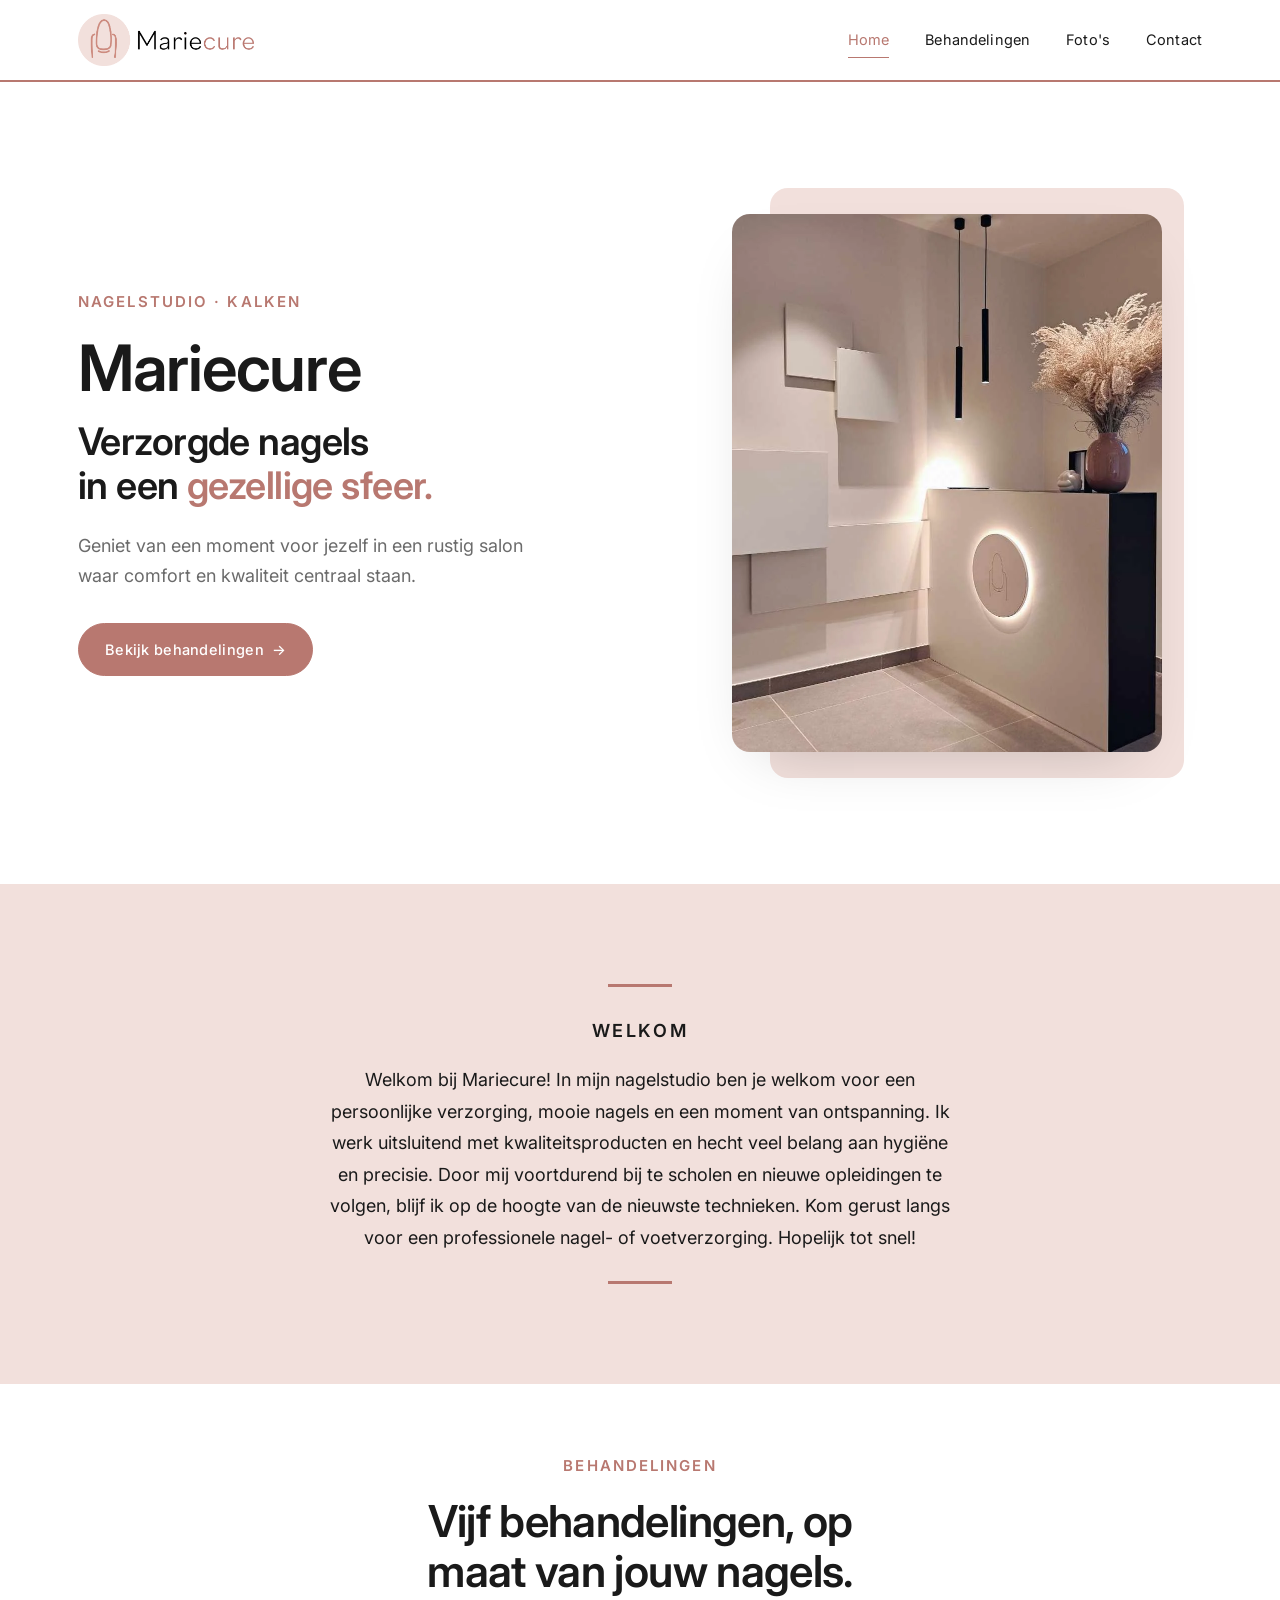
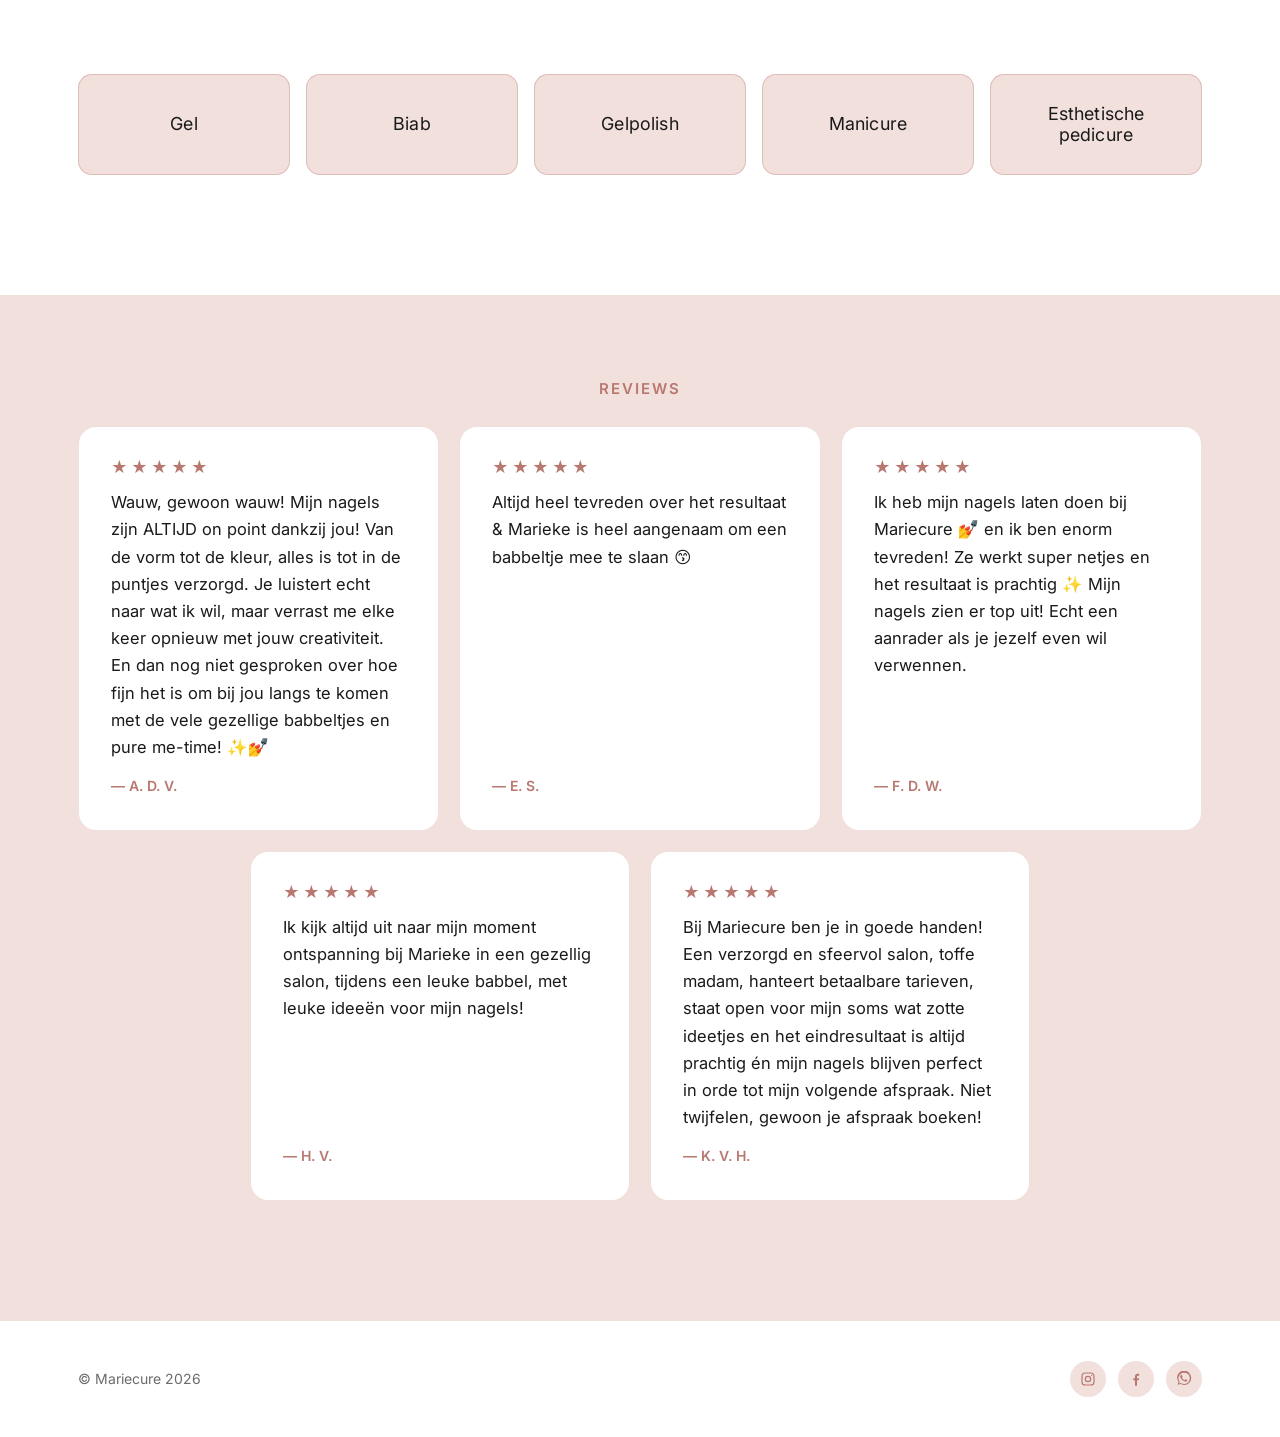
<file: index.html>
<!doctype html>
<html lang="nl-BE">
<head>
  <meta charset="utf-8" />
  <meta name="viewport" content="width=device-width, initial-scale=1" />

  <title>Mariecure · Nagelstudio in Kalken (Laarne) | Gel, Biab & Pedicure</title>
  <meta name="description" content="Mariecure is een kleinschalige nagelstudio in Kalken. Persoonlijke nagelverzorging: gel, biab, gelpolish, manicure en esthetische pedicure. Enkel op afspraak." />
  <meta name="keywords" content="nagelstudio Kalken, nagels Kalken, nagelsalon Laarne, manicure Kalken, pedicure Kalken, gel nagels Kalken, biab Kalken, gelpolish Kalken, nagelstyliste Oost-Vlaanderen, Mariecure" />
  <meta name="author" content="Mariecure" />
  <meta name="robots" content="index, follow, max-image-preview:large" />
  <meta name="theme-color" content="#B87870" />

  <link rel="canonical" href="https://www.mariecure.be/" />

  <meta name="geo.region" content="BE-VOV" />
  <meta name="geo.placename" content="Kalken, Laarne" />
  <meta name="geo.position" content="51.0639;3.9344" />
  <meta name="ICBM" content="51.0639, 3.9344" />

  <meta property="og:type" content="website" />
  <meta property="og:site_name" content="Mariecure" />
  <meta property="og:locale" content="nl_BE" />
  <meta property="og:url" content="https://www.mariecure.be/" />
  <meta property="og:title" content="Mariecure · Nagelstudio in Kalken" />
  <meta property="og:description" content="Persoonlijke nagelverzorging in Kalken: gel, biab, gelpolish, manicure en esthetische pedicure. Enkel op afspraak." />
  <meta property="og:image" content="https://www.mariecure.be/assets/img/hero-nails-zacht.webp" />
  <meta property="og:image:width" content="1200" />
  <meta property="og:image:height" content="2132" />
  <meta property="og:image:alt" content="Verzorgde nagels in zachte oranje tinten met fijne nailart" />

  <meta name="twitter:card" content="summary_large_image" />
  <meta name="twitter:title" content="Mariecure · Nagelstudio in Kalken" />
  <meta name="twitter:description" content="Persoonlijke nagelverzorging in Kalken: gel, biab, gelpolish, manicure en esthetische pedicure." />
  <meta name="twitter:image" content="https://www.mariecure.be/assets/img/hero-nails-zacht.webp" />

  <link rel="preconnect" href="https://fonts.googleapis.com" />
  <link rel="preconnect" href="https://fonts.gstatic.com" crossorigin />
  <link rel="preload" as="image" href="assets/img/hero-salon.webp" fetchpriority="high" />
  <link rel="stylesheet" href="https://fonts.googleapis.com/css2?family=Inter:wght@400;500;600;700&display=swap" />
  <link rel="stylesheet" href="assets/site.css?v=2" />
  <link rel="icon" href="/favicon.ico" sizes="48x48" />
  <link rel="icon" type="image/png" sizes="192x192" href="assets/img/favicon.png" />
  <link rel="apple-touch-icon" href="assets/img/logo.webp" />

  <script type="application/ld+json">
  {
    "@context": "https://schema.org",
    "@type": "NailSalon",
    "@id": "https://www.mariecure.be/#salon",
    "name": "Mariecure",
    "description": "Kleinschalige nagelstudio in Kalken voor persoonlijke nagel- en voetverzorging. Gel, biab, gelpolish, manicure en esthetische pedicure, enkel op afspraak.",
    "url": "https://www.mariecure.be/",
    "image": "https://www.mariecure.be/assets/img/hero-nails-zacht.webp",
    "logo": "https://www.mariecure.be/assets/img/logo.webp",
    "telephone": "+32472558659",
    "priceRange": "€€",
    "currenciesAccepted": "EUR",
    "paymentAccepted": "Cash, Bancontact",
    "address": {
      "@type": "PostalAddress",
      "streetAddress": "Schriekstraat 6",
      "addressLocality": "Kalken",
      "postalCode": "9270",
      "addressRegion": "Oost-Vlaanderen",
      "addressCountry": "BE"
    },
    "geo": {
      "@type": "GeoCoordinates",
      "latitude": 51.0639,
      "longitude": 3.9344
    },
    "areaServed": [
      { "@type": "City", "name": "Kalken" },
      { "@type": "City", "name": "Laarne" },
      { "@type": "City", "name": "Wetteren" },
      { "@type": "City", "name": "Wichelen" }
    ],
    "openingHoursSpecification": [
      {
        "@type": "OpeningHoursSpecification",
        "dayOfWeek": ["Monday", "Tuesday", "Wednesday", "Thursday", "Friday"],
        "opens": "08:00",
        "closes": "20:00"
      },
      {
        "@type": "OpeningHoursSpecification",
        "dayOfWeek": "Saturday",
        "opens": "09:00",
        "closes": "16:00"
      }
    ],
    "availableService": [
      { "@type": "Service", "name": "Gel", "description": "Stevige behandeling voor sterke, duurzame nagels en uitgebreide nailart." },
      { "@type": "Service", "name": "Biab", "description": "Versterking van de natuurlijke nagel zodat ze rustig kan doorgroeien." },
      { "@type": "Service", "name": "Gelpolish", "description": "Langdurige lak op de natuurlijke nagel voor een verzorgde uitstraling met kleur." },
      { "@type": "Service", "name": "Manicure", "description": "Verzorging en onderhoud van de nagels." },
      { "@type": "Service", "name": "Esthetische pedicure", "description": "Verzorgende behandeling van de voeten en nagels." }
    ],
    "sameAs": [
      "https://www.instagram.com/xmariecure/",
      "https://www.facebook.com/Xmariecure/"
    ]
  }
  </script>

  <script type="application/ld+json">
  {
    "@context": "https://schema.org",
    "@type": "WebSite",
    "url": "https://www.mariecure.be/",
    "name": "Mariecure",
    "inLanguage": "nl-BE",
    "publisher": { "@id": "https://www.mariecure.be/#salon" }
  }
  </script>
</head>
<body>

  <header class="topnav" data-od-id="topnav">
    <div class="container topnav-inner">
      <a class="brand" href="/" aria-label="Mariecure home">
        <img src="assets/img/logo-wordmark.png" alt="Mariecure" width="263" height="78" />
      </a>
      <button class="nav-toggle" aria-label="Open menu" aria-expanded="false">
        <svg width="18" height="14" viewBox="0 0 18 14" fill="none" stroke="currentColor" stroke-width="1.5"><path d="M0 1h18M0 7h18M0 13h18"/></svg>
      </button>
      <nav>
        <a href="/" data-route="index.html">Home</a>
        <a href="/behandelingen" data-route="behandelingen.html">Behandelingen</a>
        <a href="/fotos" data-route="fotos.html">Foto's</a>
        <a href="/contact" data-route="contact.html">Contact</a>
      </nav>
    </div>
  </header>

  <main id="content">

    <!-- HERO -->
    <section class="section hero" data-od-id="hero">
      <div class="container">
        <div class="hero-grid">
          <div class="hero-copy reveal">
            <p class="eyebrow">Nagelstudio · Kalken</p>
            <h1 class="hero-title">Mariecure</h1>
            <p class="hero-subtitle">Verzorgde nagels<br/>in een <em>gezellige sfeer.</em></p>
            <p class="lead">Geniet van een moment voor jezelf in een rustig salon waar comfort en kwaliteit centraal staan.</p>
            <div class="hero-cta">
              <a class="btn btn-primary btn-arrow" href="/behandelingen">Bekijk behandelingen</a>
            </div>
          </div>
          <div class="hero-visual reveal">
            <figure class="hero-photo">
              <img src="assets/img/hero-salon.webp" alt="Interieur van nagelstudio Mariecure in Kalken: zacht verlichte balie met pampasgras" width="1078" height="1074" fetchpriority="high" decoding="async" />
            </figure>
          </div>
        </div>
      </div>
    </section>

    <!-- WELKOM -->
    <section class="section intro section-soft" data-od-id="welkom">
      <div class="container-narrow reveal">
        <div class="ornament" aria-hidden="true"></div>
        <p class="eyebrow" style="margin-bottom: 18px;">Welkom</p>
        <p>
          Welkom bij Mariecure! In mijn nagelstudio ben je welkom voor een persoonlijke verzorging,
          mooie nagels en een moment van ontspanning. Ik werk uitsluitend met kwaliteitsproducten
          en hecht veel belang aan hygiëne en precisie. Door mij voortdurend bij te scholen en nieuwe
          opleidingen te volgen, blijf ik op de hoogte van de nieuwste technieken. Kom gerust langs
          voor een professionele nagel- of voetverzorging. Hopelijk tot snel!
        </p>
        <div class="ornament is-bottom" aria-hidden="true"></div>
      </div>
    </section>

    <!-- BEHANDELINGEN TEASER -->
    <section class="section" data-od-id="behandelingen-teaser" style="padding-top: clamp(28px, 4vw, 52px);">
      <div class="container">
        <div class="section-title reveal">
          <p class="eyebrow">Behandelingen</p>
          <h2>Vijf behandelingen, op maat van jouw nagels.</h2>
        </div>
        <div class="treatments-teaser reveal">
          <a class="t-card" href="/behandelingen#gel">Gel</a>
          <a class="t-card" href="/behandelingen#biab">Biab</a>
          <a class="t-card" href="/behandelingen#gelpolish">Gelpolish</a>
          <a class="t-card" href="/behandelingen#manicure">Manicure</a>
          <a class="t-card" href="/behandelingen#pedicure">Esthetische pedicure</a>
        </div>
      </div>
    </section>

    <!-- REVIEWS -->
    <!-- Echte Google-reviews (5,0 sterren), overgenomen van het Google-profiel. -->
    <section class="section section-soft" data-od-id="reviews" style="padding-top: clamp(36px, 5vw, 64px);">
      <div class="container">
        <div class="section-title is-compact reveal">
          <p class="eyebrow">Reviews</p>
        </div>
        <div class="reviews-grid reveal">
          <figure class="review-card">
            <div class="stars" aria-label="5 van 5 sterren">★★★★★</div>
            <blockquote>Wauw, gewoon wauw! Mijn nagels zijn ALTIJD on point dankzij jou! Van de vorm tot de kleur, alles is tot in de puntjes verzorgd. Je luistert echt naar wat ik wil, maar verrast me elke keer opnieuw met jouw creativiteit. En dan nog niet gesproken over hoe fijn het is om bij jou langs te komen met de vele gezellige babbeltjes en pure me-time! ✨💅</blockquote>
            <figcaption>— A. D. V.</figcaption>
          </figure>
          <figure class="review-card">
            <div class="stars" aria-label="5 van 5 sterren">★★★★★</div>
            <blockquote>Altijd heel tevreden over het resultaat &amp; Marieke is heel aangenaam om een babbeltje mee te slaan 😙</blockquote>
            <figcaption>— E. S.</figcaption>
          </figure>
          <figure class="review-card">
            <div class="stars" aria-label="5 van 5 sterren">★★★★★</div>
            <blockquote>Ik heb mijn nagels laten doen bij Mariecure 💅 en ik ben enorm tevreden! Ze werkt super netjes en het resultaat is prachtig ✨ Mijn nagels zien er top uit! Echt een aanrader als je jezelf even wil verwennen.</blockquote>
            <figcaption>— F. D. W.</figcaption>
          </figure>
          <figure class="review-card">
            <div class="stars" aria-label="5 van 5 sterren">★★★★★</div>
            <blockquote>Ik kijk altijd uit naar mijn moment ontspanning bij Marieke in een gezellig salon, tijdens een leuke babbel, met leuke ideeën voor mijn nagels!</blockquote>
            <figcaption>— H. V.</figcaption>
          </figure>
          <figure class="review-card">
            <div class="stars" aria-label="5 van 5 sterren">★★★★★</div>
            <blockquote>Bij Mariecure ben je in goede handen! Een verzorgd en sfeervol salon, toffe madam, hanteert betaalbare tarieven, staat open voor mijn soms wat zotte ideetjes en het eindresultaat is altijd prachtig én mijn nagels blijven perfect in orde tot mijn volgende afspraak. Niet twijfelen, gewoon je afspraak boeken!</blockquote>
            <figcaption>— K. V. H.</figcaption>
          </figure>
        </div>
      </div>
    </section>

  </main>

  <footer class="pagefoot" data-od-id="footer">
    <div class="container pagefoot-inner">
      <span class="copy">© Mariecure <span data-year></span></span>
      <div class="socials">
        <a href="https://www.instagram.com/xmariecure/" aria-label="Instagram" title="Instagram">
          <svg width="16" height="16" viewBox="0 0 24 24" fill="none" stroke="currentColor" stroke-width="1.8" stroke-linecap="round" stroke-linejoin="round"><rect x="3" y="3" width="18" height="18" rx="5"/><circle cx="12" cy="12" r="4"/><circle cx="17.5" cy="6.5" r="1" fill="currentColor" stroke="none"/></svg>
        </a>
        <a href="https://www.facebook.com/Xmariecure/" aria-label="Facebook" title="Facebook">
          <svg width="16" height="16" viewBox="0 0 24 24" fill="currentColor"><path d="M13.5 22v-8h2.7l.4-3.2h-3.1V8.7c0-.9.3-1.6 1.6-1.6h1.6V4.2c-.3 0-1.2-.1-2.3-.1-2.3 0-3.9 1.4-3.9 4v2.7H8v3.2h2.5V22h3z"/></svg>
        </a>
        <a href="https://wa.me/32472558659" aria-label="WhatsApp" title="WhatsApp">
          <svg width="16" height="16" viewBox="0 0 24 24" fill="currentColor"><path d="M20.5 3.5A10.4 10.4 0 0 0 3.7 16l-1.2 4.6 4.7-1.2a10.4 10.4 0 0 0 15.6-9.1c0-2.8-1.1-5.4-3.3-6.8zm-8.4 16a8.5 8.5 0 0 1-4.3-1.2l-.3-.2-2.8.7.7-2.7-.2-.3a8.5 8.5 0 1 1 6.9 3.7zm4.6-6.3c-.3-.1-1.5-.7-1.8-.8-.2-.1-.4-.1-.6.1-.2.3-.7.8-.8 1-.1.2-.3.2-.6.1-.3-.1-1.2-.4-2.3-1.4-.9-.8-1.4-1.7-1.6-2-.2-.3 0-.5.1-.6l.4-.5c.1-.1.2-.3.3-.4 0-.2 0-.4 0-.5 0-.1-.6-1.5-.9-2-.2-.5-.4-.4-.6-.4h-.5c-.2 0-.5.1-.7.4-.2.3-.9.9-.9 2.2 0 1.3 1 2.6 1.1 2.7.1.2 1.9 2.9 4.6 4 .6.3 1.1.5 1.5.6.6.2 1.2.2 1.6.1.5-.1 1.5-.6 1.7-1.2.2-.6.2-1.1.1-1.2-.1-.1-.2-.1-.5-.3z"/></svg>
        </a>
      </div>
    </div>
  </footer>

  <button class="to-top" type="button" aria-label="Terug naar boven">
    <svg width="18" height="18" viewBox="0 0 24 24" fill="none" stroke="currentColor" stroke-width="2" stroke-linecap="round" stroke-linejoin="round" aria-hidden="true"><path d="M12 19V5M5 12l7-7 7 7"/></svg>
  </button>

  <script src="assets/site.js?v=2" defer></script>
</body>
</html>
</file>
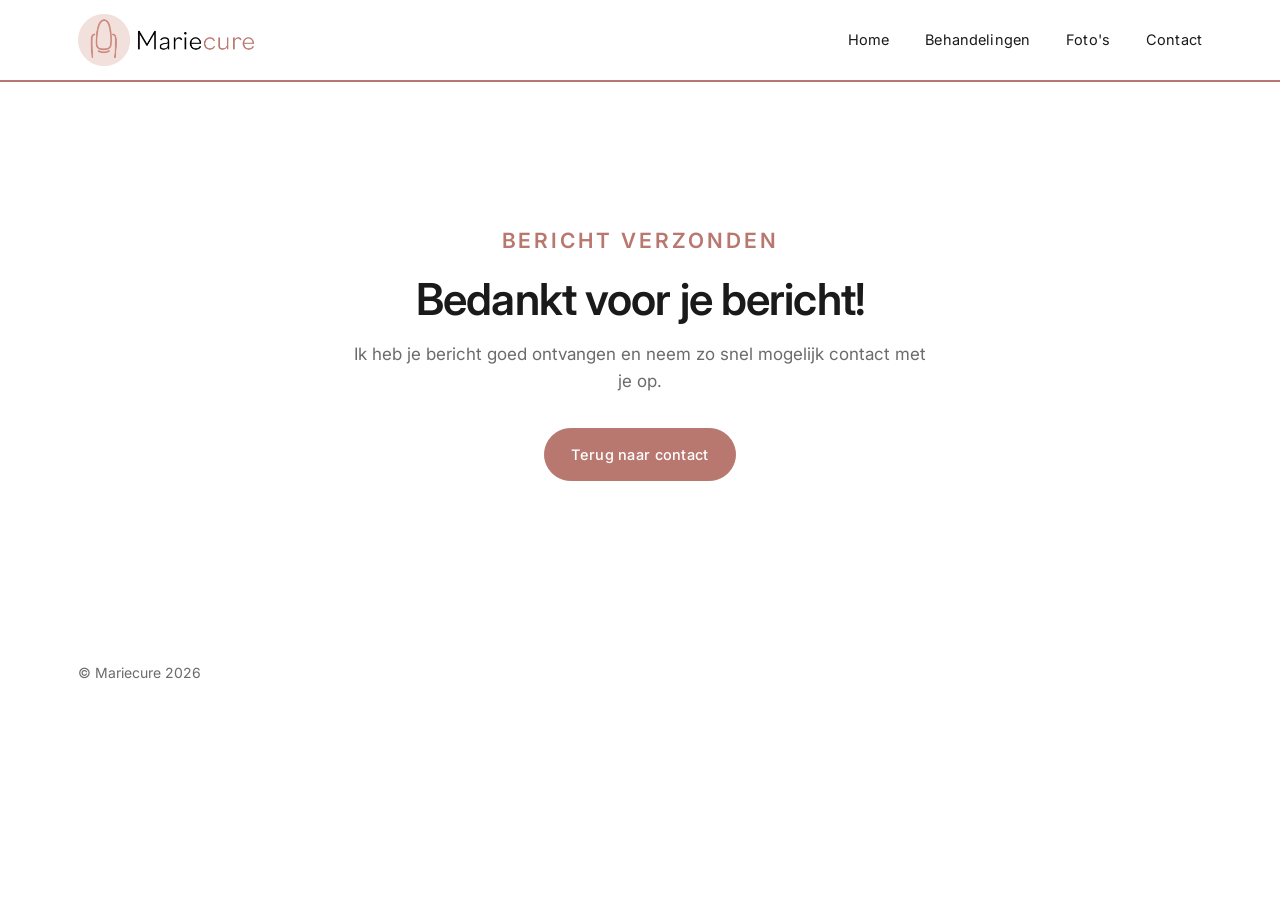
<file: bedankt.html>
<!doctype html>
<html lang="nl-BE">
<head>
  <meta charset="utf-8" />
  <meta name="viewport" content="width=device-width, initial-scale=1" />

  <title>Bedankt voor je bericht | Mariecure</title>
  <meta name="description" content="Je bericht aan Mariecure is verzonden." />
  <meta name="author" content="Mariecure" />
  <!-- Bevestigingspagina na het contactformulier: niet in zoekresultaten. -->
  <meta name="robots" content="noindex, follow" />
  <meta name="theme-color" content="#B87870" />

  <link rel="preconnect" href="https://fonts.googleapis.com" />
  <link rel="preconnect" href="https://fonts.gstatic.com" crossorigin />
  <link rel="stylesheet" href="https://fonts.googleapis.com/css2?family=Inter:wght@400;500;600;700&display=swap" />
  <link rel="stylesheet" href="assets/site.css?v=2" />
  <link rel="icon" href="/favicon.ico" sizes="48x48" />
  <link rel="icon" type="image/png" sizes="192x192" href="assets/img/favicon.png" />
  <link rel="apple-touch-icon" href="assets/img/logo.webp" />
</head>
<body>

  <header class="topnav" data-od-id="topnav">
    <div class="container topnav-inner">
      <a class="brand" href="/" aria-label="Mariecure home">
        <img src="assets/img/logo-wordmark.png" alt="Mariecure" width="263" height="78" />
      </a>
      <button class="nav-toggle" aria-label="Open menu" aria-expanded="false">
        <svg width="18" height="14" viewBox="0 0 18 14" fill="none" stroke="currentColor" stroke-width="1.5"><path d="M0 1h18M0 7h18M0 13h18"/></svg>
      </button>
      <nav>
        <a href="/" data-route="index.html">Home</a>
        <a href="/behandelingen" data-route="behandelingen.html">Behandelingen</a>
        <a href="/fotos" data-route="fotos.html">Foto's</a>
        <a href="/contact" data-route="contact.html">Contact</a>
      </nav>
    </div>
  </header>

  <main id="content">

    <section class="section" data-od-id="thanks" style="min-height: 60vh; display: grid; align-content: center;">
      <div class="container">
        <div class="section-title reveal" style="margin-bottom: 0;">
          <p class="eyebrow is-lg">Bericht verzonden</p>
          <h1>Bedankt voor je bericht!</h1>
          <p>Ik heb je bericht goed ontvangen en neem zo snel mogelijk contact met je op.</p>
          <p style="margin-top: 32px;">
            <a class="btn btn-primary" href="/contact">Terug naar contact</a>
          </p>
        </div>
      </div>
    </section>

  </main>

  <footer class="pagefoot" data-od-id="footer">
    <div class="container pagefoot-inner">
      <span class="copy">© Mariecure <span data-year></span></span>
    </div>
  </footer>

  <script src="assets/site.js?v=2" defer></script>
</body>
</html>
</file>
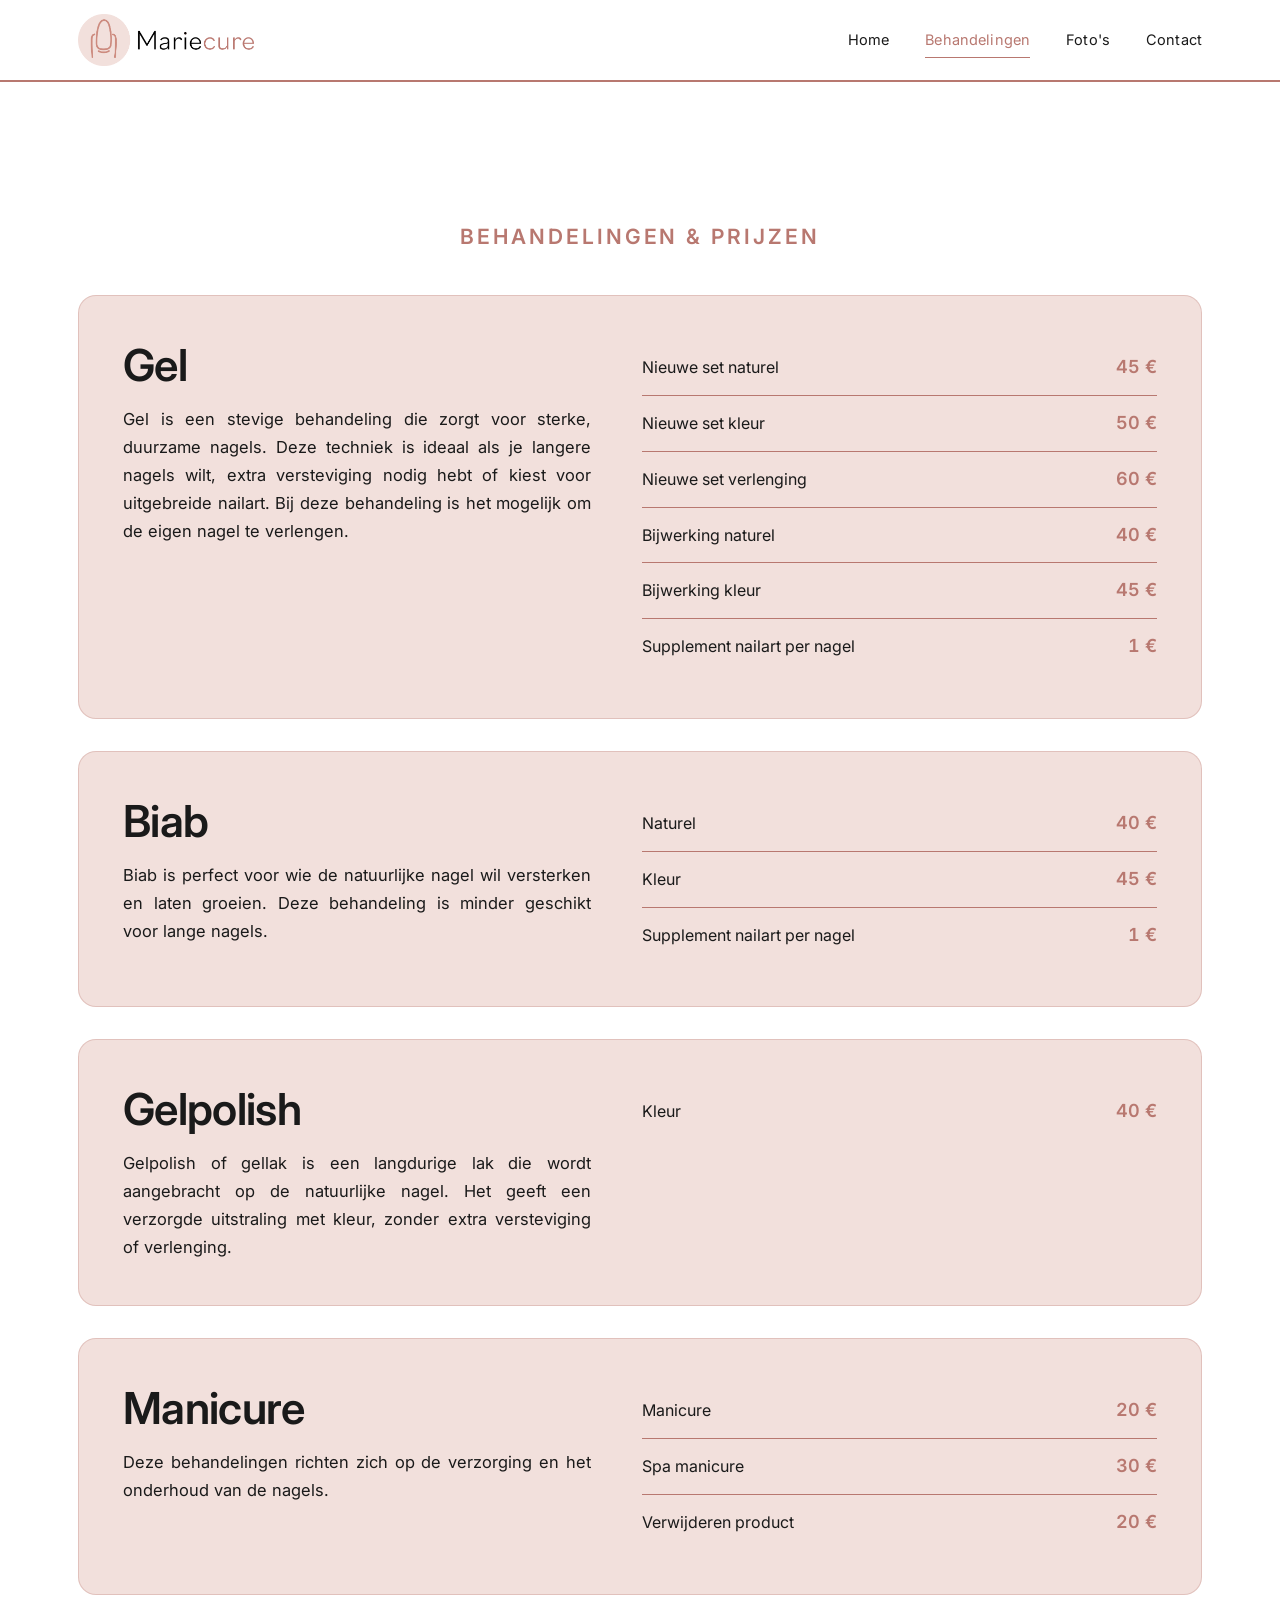
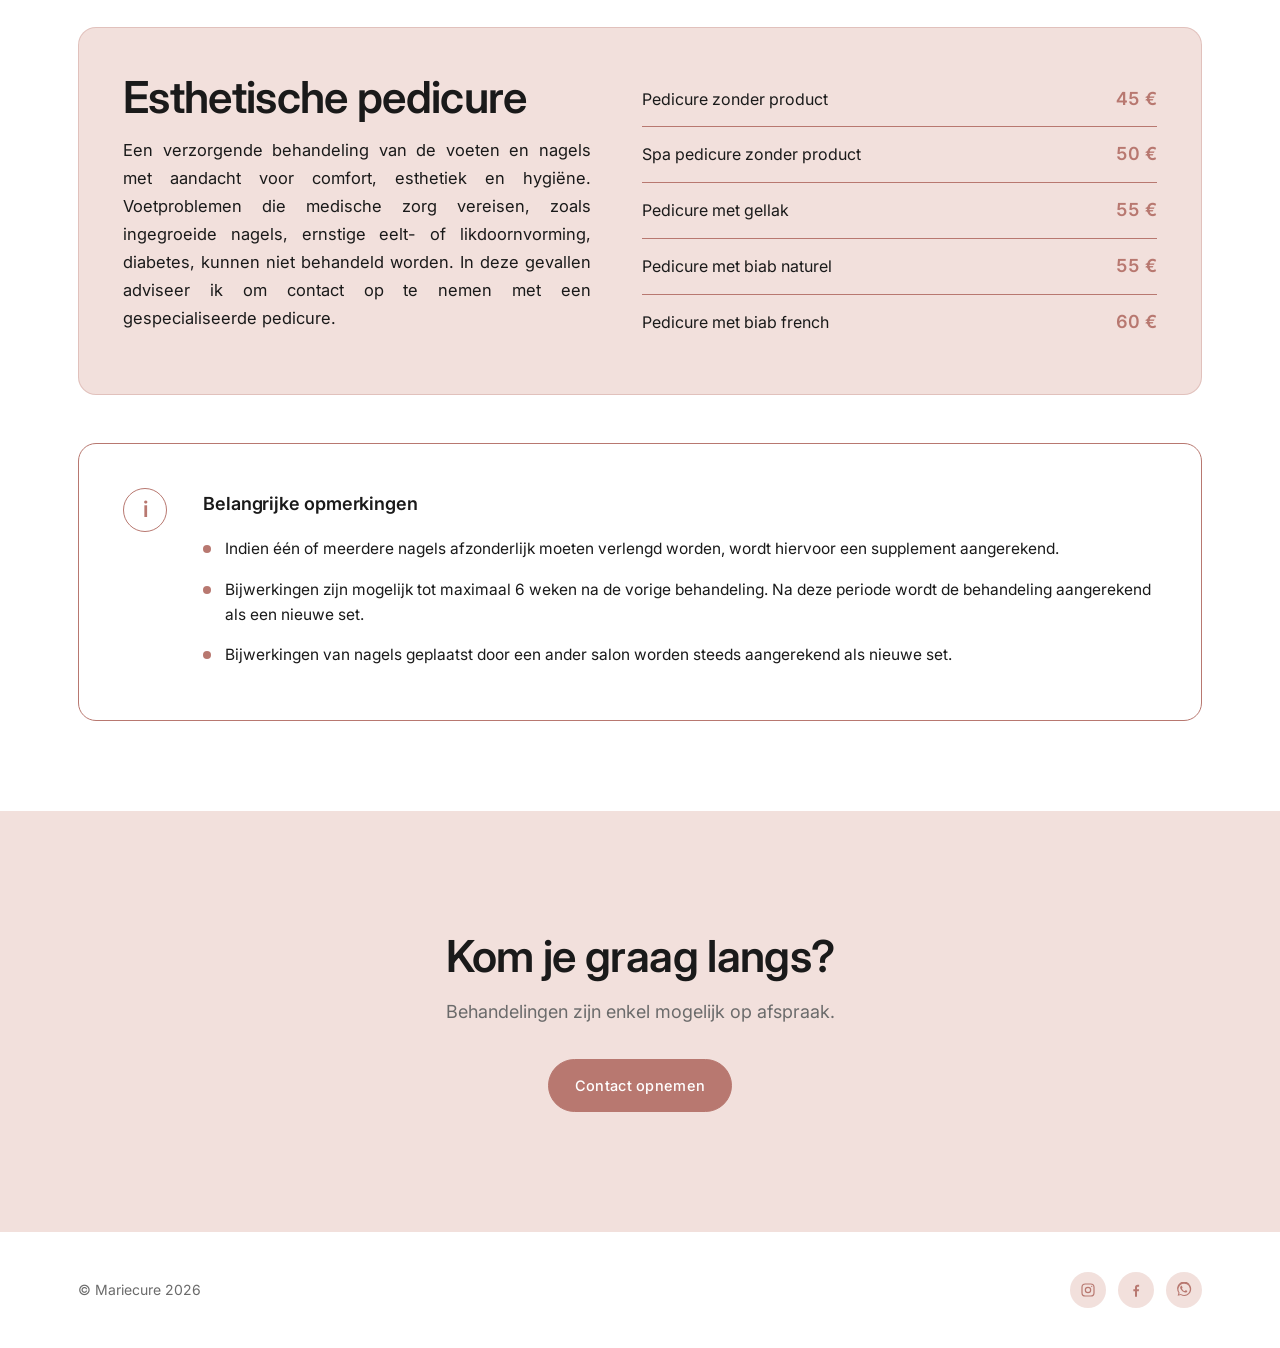
<file: behandelingen.html>
<!doctype html>
<html lang="nl-BE">
<head>
  <meta charset="utf-8" />
  <meta name="viewport" content="width=device-width, initial-scale=1" />

  <title>Behandelingen & prijzen | Mariecure Nagelstudio Kalken</title>
  <meta name="description" content="Behandelingen en prijzen bij Mariecure in Kalken: gel vanaf 40 €, biab vanaf 40 €, gelpolish 40 €, manicure vanaf 20 € en esthetische pedicure vanaf 45 €." />
  <meta name="keywords" content="gel nagels prijs Kalken, biab Kalken prijs, gelpolish Kalken, manicure prijs Kalken, esthetische pedicure Kalken, nagelstudio prijzen Laarne, Mariecure behandelingen" />
  <meta name="author" content="Mariecure" />
  <meta name="robots" content="index, follow, max-image-preview:large" />
  <meta name="theme-color" content="#B87870" />

  <link rel="canonical" href="https://www.mariecure.be/behandelingen" />

  <meta name="geo.region" content="BE-VOV" />
  <meta name="geo.placename" content="Kalken, Laarne" />
  <meta name="geo.position" content="51.0639;3.9344" />
  <meta name="ICBM" content="51.0639, 3.9344" />

  <meta property="og:type" content="website" />
  <meta property="og:site_name" content="Mariecure" />
  <meta property="og:locale" content="nl_BE" />
  <meta property="og:url" content="https://www.mariecure.be/behandelingen" />
  <meta property="og:title" content="Behandelingen & prijzen · Mariecure Kalken" />
  <meta property="og:description" content="Gel, biab, gelpolish, manicure en esthetische pedicure bij Mariecure in Kalken. Bekijk alle behandelingen en prijzen." />
  <meta property="og:image" content="https://www.mariecure.be/assets/img/salon-bordeaux-goud.webp" />

  <meta name="twitter:card" content="summary_large_image" />
  <meta name="twitter:title" content="Behandelingen & prijzen · Mariecure Kalken" />
  <meta name="twitter:description" content="Gel, biab, gelpolish, manicure en esthetische pedicure. Bekijk alle prijzen." />
  <meta name="twitter:image" content="https://www.mariecure.be/assets/img/salon-bordeaux-goud.webp" />

  <link rel="preconnect" href="https://fonts.googleapis.com" />
  <link rel="preconnect" href="https://fonts.gstatic.com" crossorigin />
  <link rel="stylesheet" href="https://fonts.googleapis.com/css2?family=Inter:wght@400;500;600;700&display=swap" />
  <link rel="stylesheet" href="assets/site.css?v=2" />
  <link rel="icon" href="/favicon.ico" sizes="48x48" />
  <link rel="icon" type="image/png" sizes="192x192" href="assets/img/favicon.png" />
  <link rel="apple-touch-icon" href="assets/img/logo.webp" />

  <script type="application/ld+json">
  {
    "@context": "https://schema.org",
    "@type": "BreadcrumbList",
    "itemListElement": [
      { "@type": "ListItem", "position": 1, "name": "Home", "item": "https://www.mariecure.be/" },
      { "@type": "ListItem", "position": 2, "name": "Behandelingen", "item": "https://www.mariecure.be/behandelingen" }
    ]
  }
  </script>

  <script type="application/ld+json">
  {
    "@context": "https://schema.org",
    "@type": "ItemList",
    "name": "Behandelingen bij Mariecure",
    "itemListOrder": "https://schema.org/ItemListOrderAscending",
    "itemListElement": [
      {
        "@type": "Service",
        "position": 1,
        "name": "Gel",
        "description": "Stevige behandeling voor sterke, duurzame nagels en uitgebreide nailart.",
        "serviceType": "Gel nagels",
        "provider": { "@type": "NailSalon", "name": "Mariecure", "url": "https://www.mariecure.be/" },
        "areaServed": { "@type": "Place", "name": "Kalken, Laarne" },
        "offers": [
          { "@type": "Offer", "name": "Nieuwe set naturel", "price": "45", "priceCurrency": "EUR" },
          { "@type": "Offer", "name": "Nieuwe set kleur", "price": "50", "priceCurrency": "EUR" },
          { "@type": "Offer", "name": "Nieuwe set verlenging", "price": "60", "priceCurrency": "EUR" },
          { "@type": "Offer", "name": "Bijwerking naturel", "price": "40", "priceCurrency": "EUR" },
          { "@type": "Offer", "name": "Bijwerking kleur", "price": "45", "priceCurrency": "EUR" },
          { "@type": "Offer", "name": "Supplement nailart per nagel", "price": "1", "priceCurrency": "EUR" }
        ]
      },
      {
        "@type": "Service",
        "position": 2,
        "name": "Biab",
        "description": "Versterking van de natuurlijke nagel zodat ze rustig kan doorgroeien.",
        "serviceType": "Biab nagels",
        "provider": { "@type": "NailSalon", "name": "Mariecure", "url": "https://www.mariecure.be/" },
        "offers": [
          { "@type": "Offer", "name": "Naturel", "price": "40", "priceCurrency": "EUR" },
          { "@type": "Offer", "name": "Kleur", "price": "45", "priceCurrency": "EUR" },
          { "@type": "Offer", "name": "Supplement nailart per nagel", "price": "1", "priceCurrency": "EUR" }
        ]
      },
      {
        "@type": "Service",
        "position": 3,
        "name": "Gelpolish",
        "description": "Langdurige lak op de natuurlijke nagel voor een verzorgde uitstraling met kleur.",
        "serviceType": "Gelpolish",
        "provider": { "@type": "NailSalon", "name": "Mariecure", "url": "https://www.mariecure.be/" },
        "offers": [
          { "@type": "Offer", "name": "Kleur", "price": "40", "priceCurrency": "EUR" }
        ]
      },
      {
        "@type": "Service",
        "position": 4,
        "name": "Manicure",
        "description": "Verzorging en onderhoud van de nagels.",
        "serviceType": "Manicure",
        "provider": { "@type": "NailSalon", "name": "Mariecure", "url": "https://www.mariecure.be/" },
        "offers": [
          { "@type": "Offer", "name": "Manicure", "price": "20", "priceCurrency": "EUR" },
          { "@type": "Offer", "name": "Spa manicure", "price": "30", "priceCurrency": "EUR" },
          { "@type": "Offer", "name": "Verwijderen product", "price": "20", "priceCurrency": "EUR" }
        ]
      },
      {
        "@type": "Service",
        "position": 5,
        "name": "Esthetische pedicure",
        "description": "Verzorgende behandeling van de voeten en nagels met aandacht voor comfort, esthetiek en hygiëne.",
        "serviceType": "Esthetische pedicure",
        "provider": { "@type": "NailSalon", "name": "Mariecure", "url": "https://www.mariecure.be/" },
        "offers": [
          { "@type": "Offer", "name": "Pedicure zonder product", "price": "45", "priceCurrency": "EUR" },
          { "@type": "Offer", "name": "Spa pedicure zonder product", "price": "50", "priceCurrency": "EUR" },
          { "@type": "Offer", "name": "Pedicure met gellak", "price": "55", "priceCurrency": "EUR" },
          { "@type": "Offer", "name": "Pedicure met biab naturel", "price": "55", "priceCurrency": "EUR" },
          { "@type": "Offer", "name": "Pedicure met biab french", "price": "60", "priceCurrency": "EUR" }
        ]
      }
    ]
  }
  </script>
</head>
<body>

  <header class="topnav" data-od-id="topnav">
    <div class="container topnav-inner">
      <a class="brand" href="/" aria-label="Mariecure home">
        <img src="assets/img/logo-wordmark.png" alt="Mariecure" width="263" height="78" />
      </a>
      <button class="nav-toggle" aria-label="Open menu" aria-expanded="false">
        <svg width="18" height="14" viewBox="0 0 18 14" fill="none" stroke="currentColor" stroke-width="1.5"><path d="M0 1h18M0 7h18M0 13h18"/></svg>
      </button>
      <nav>
        <a href="/" data-route="index.html">Home</a>
        <a href="/behandelingen" data-route="behandelingen.html">Behandelingen</a>
        <a href="/fotos" data-route="fotos.html">Foto's</a>
        <a href="/contact" data-route="contact.html">Contact</a>
      </nav>
    </div>
  </header>

  <main id="content">

    <!-- PAGE TITLE -->
    <section class="section" data-od-id="page-title" style="padding-bottom: 0;">
      <div class="container">
        <div class="section-title is-compact reveal">
          <p class="eyebrow is-lg">Behandelingen &amp; prijzen</p>
        </div>
      </div>
    </section>

    <!-- TREATMENT LIST -->
    <section class="section" data-od-id="treatments" style="padding-top: clamp(8px, 1.5vw, 16px); padding-bottom: clamp(28px, 4vw, 48px);">
      <div class="container">
        <div class="treatments-list">

        <!-- GEL -->
        <article class="treatment reveal" id="gel">
          <div class="treatment-copy">
            <h2>Gel</h2>
            <p>Gel is een stevige behandeling die zorgt voor sterke, duurzame nagels. Deze techniek is ideaal als je langere nagels wilt, extra versteviging nodig hebt of kiest voor uitgebreide nailart. Bij deze behandeling is het mogelijk om de eigen nagel te verlengen.</p>
          </div>
          <ul class="pricelist" aria-label="Prijzen gel">
            <li><span class="item">Nieuwe set naturel</span><span class="price">45&nbsp;€</span></li>
            <li><span class="item">Nieuwe set kleur</span><span class="price">50&nbsp;€</span></li>
            <li><span class="item">Nieuwe set verlenging</span><span class="price">60&nbsp;€</span></li>
            <li><span class="item">Bijwerking naturel</span><span class="price">40&nbsp;€</span></li>
            <li><span class="item">Bijwerking kleur</span><span class="price">45&nbsp;€</span></li>
            <li><span class="item">Supplement nailart per nagel</span><span class="price">1&nbsp;€</span></li>
          </ul>
        </article>

        <!-- BIAB -->
        <article class="treatment reveal" id="biab">
          <div class="treatment-copy">
            <h2>Biab</h2>
            <p>Biab is perfect voor wie de natuurlijke nagel wil versterken en laten groeien. Deze behandeling is minder geschikt voor lange nagels.</p>
          </div>
          <ul class="pricelist" aria-label="Prijzen biab">
            <li><span class="item">Naturel</span><span class="price">40&nbsp;€</span></li>
            <li><span class="item">Kleur</span><span class="price">45&nbsp;€</span></li>
            <li><span class="item">Supplement nailart per nagel</span><span class="price">1&nbsp;€</span></li>
          </ul>
        </article>

        <!-- GELPOLISH -->
        <article class="treatment reveal" id="gelpolish">
          <div class="treatment-copy">
            <h2>Gelpolish</h2>
            <p>Gelpolish of gellak is een langdurige lak die wordt aangebracht op de natuurlijke nagel. Het geeft een verzorgde uitstraling met kleur, zonder extra versteviging of verlenging.</p>
          </div>
          <ul class="pricelist" aria-label="Prijzen gelpolish">
            <li><span class="item">Kleur</span><span class="price">40&nbsp;€</span></li>
          </ul>
        </article>

        <!-- MANICURE -->
        <article class="treatment reveal" id="manicure">
          <div class="treatment-copy">
            <h2>Manicure</h2>
            <p>Deze behandelingen richten zich op de verzorging en het onderhoud van de nagels.</p>
          </div>
          <ul class="pricelist" aria-label="Prijzen manicure">
            <li><span class="item">Manicure</span><span class="price">20&nbsp;€</span></li>
            <li><span class="item">Spa manicure</span><span class="price">30&nbsp;€</span></li>
            <li><span class="item">Verwijderen product</span><span class="price">20&nbsp;€</span></li>
          </ul>
        </article>

        <!-- ESTHETISCHE PEDICURE -->
        <article class="treatment reveal" id="pedicure">
          <div class="treatment-copy">
            <h2>Esthetische pedicure</h2>
            <p>Een verzorgende behandeling van de voeten en nagels met aandacht voor comfort, esthetiek en hygiëne. Voetproblemen die medische zorg vereisen, zoals ingegroeide nagels, ernstige eelt- of likdoornvorming, diabetes, kunnen niet behandeld worden. In deze gevallen adviseer ik om contact op te nemen met een gespecialiseerde pedicure.</p>
          </div>
          <ul class="pricelist" aria-label="Prijzen esthetische pedicure">
            <li><span class="item">Pedicure zonder product</span><span class="price">45&nbsp;€</span></li>
            <li><span class="item">Spa pedicure zonder product</span><span class="price">50&nbsp;€</span></li>
            <li><span class="item">Pedicure met gellak</span><span class="price">55&nbsp;€</span></li>
            <li><span class="item">Pedicure met biab naturel</span><span class="price">55&nbsp;€</span></li>
            <li><span class="item">Pedicure met biab french</span><span class="price">60&nbsp;€</span></li>
          </ul>
        </article>

        </div>
      </div>
    </section>

    <!-- INFO BLOCK -->
    <section class="section" data-od-id="info" style="padding-top: 0; padding-bottom: clamp(48px, 7vw, 96px);">
      <div class="container">
        <div class="info-block reveal" role="note" aria-label="Belangrijke opmerkingen">
          <div class="info-mark" aria-hidden="true">i</div>
          <div>
            <h3>Belangrijke opmerkingen</h3>
            <ul>
              <li>Indien één of meerdere nagels afzonderlijk moeten verlengd worden, wordt hiervoor een supplement aangerekend.</li>
              <li>Bijwerkingen zijn mogelijk tot maximaal 6 weken na de vorige behandeling. Na deze periode wordt de behandeling aangerekend als een nieuwe set.</li>
              <li>Bijwerkingen van nagels geplaatst door een ander salon worden steeds aangerekend als nieuwe set.</li>
            </ul>
          </div>
        </div>
      </div>
    </section>

    <!-- CTA STRIP -->
    <section class="section section-soft" data-od-id="cta" style="text-align: center;">
      <div class="container-narrow">
        <h2>Kom je graag langs?</h2>
        <p class="lead" style="margin: 16px auto 32px;">Behandelingen zijn enkel mogelijk op afspraak.</p>
        <a class="btn btn-primary" href="/contact">Contact opnemen</a>
      </div>
    </section>

  </main>

  <footer class="pagefoot" data-od-id="footer">
    <div class="container pagefoot-inner">
      <span class="copy">© Mariecure <span data-year></span></span>
      <div class="socials">
        <a href="https://www.instagram.com/xmariecure/" aria-label="Instagram" title="Instagram">
          <svg width="16" height="16" viewBox="0 0 24 24" fill="none" stroke="currentColor" stroke-width="1.8" stroke-linecap="round" stroke-linejoin="round"><rect x="3" y="3" width="18" height="18" rx="5"/><circle cx="12" cy="12" r="4"/><circle cx="17.5" cy="6.5" r="1" fill="currentColor" stroke="none"/></svg>
        </a>
        <a href="https://www.facebook.com/Xmariecure/" aria-label="Facebook" title="Facebook">
          <svg width="16" height="16" viewBox="0 0 24 24" fill="currentColor"><path d="M13.5 22v-8h2.7l.4-3.2h-3.1V8.7c0-.9.3-1.6 1.6-1.6h1.6V4.2c-.3 0-1.2-.1-2.3-.1-2.3 0-3.9 1.4-3.9 4v2.7H8v3.2h2.5V22h3z"/></svg>
        </a>
        <a href="https://wa.me/32472558659" aria-label="WhatsApp" title="WhatsApp">
          <svg width="16" height="16" viewBox="0 0 24 24" fill="currentColor"><path d="M20.5 3.5A10.4 10.4 0 0 0 3.7 16l-1.2 4.6 4.7-1.2a10.4 10.4 0 0 0 15.6-9.1c0-2.8-1.1-5.4-3.3-6.8zm-8.4 16a8.5 8.5 0 0 1-4.3-1.2l-.3-.2-2.8.7.7-2.7-.2-.3a8.5 8.5 0 1 1 6.9 3.7zm4.6-6.3c-.3-.1-1.5-.7-1.8-.8-.2-.1-.4-.1-.6.1-.2.3-.7.8-.8 1-.1.2-.3.2-.6.1-.3-.1-1.2-.4-2.3-1.4-.9-.8-1.4-1.7-1.6-2-.2-.3 0-.5.1-.6l.4-.5c.1-.1.2-.3.3-.4 0-.2 0-.4 0-.5 0-.1-.6-1.5-.9-2-.2-.5-.4-.4-.6-.4h-.5c-.2 0-.5.1-.7.4-.2.3-.9.9-.9 2.2 0 1.3 1 2.6 1.1 2.7.1.2 1.9 2.9 4.6 4 .6.3 1.1.5 1.5.6.6.2 1.2.2 1.6.1.5-.1 1.5-.6 1.7-1.2.2-.6.2-1.1.1-1.2-.1-.1-.2-.1-.5-.3z"/></svg>
        </a>
      </div>
    </div>
  </footer>

  <button class="to-top" type="button" aria-label="Terug naar boven">
    <svg width="18" height="18" viewBox="0 0 24 24" fill="none" stroke="currentColor" stroke-width="2" stroke-linecap="round" stroke-linejoin="round" aria-hidden="true"><path d="M12 19V5M5 12l7-7 7 7"/></svg>
  </button>

  <script src="assets/site.js?v=2" defer></script>
</body>
</html>
</file>
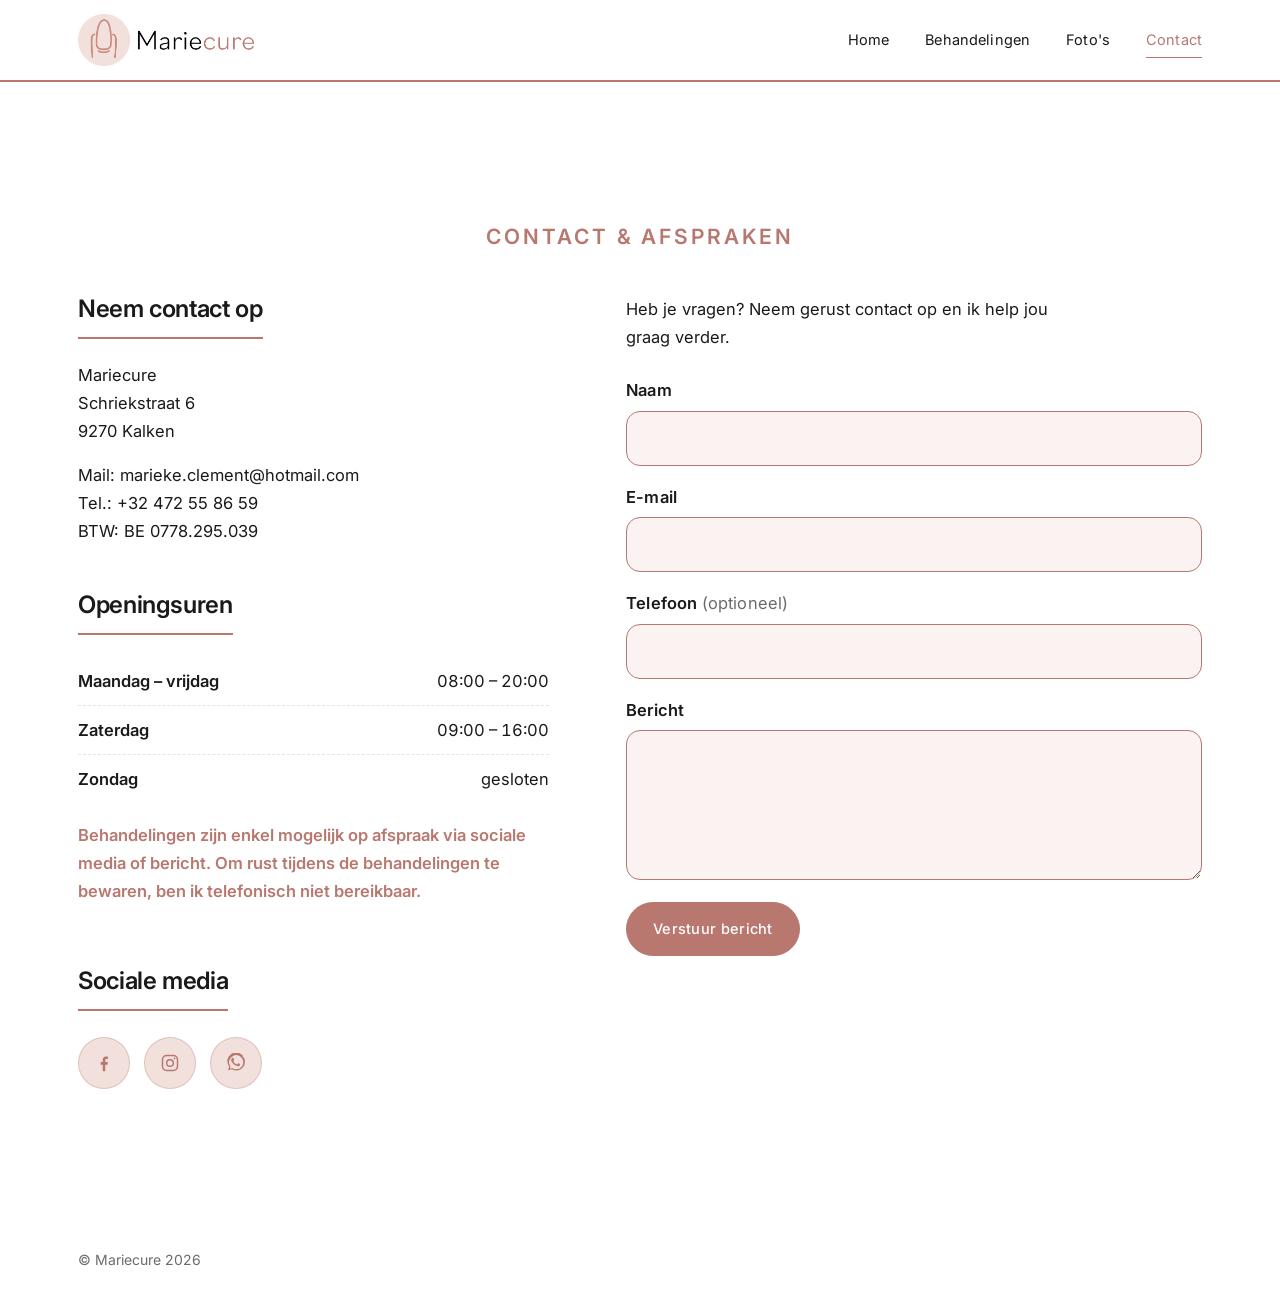
<file: contact.html>
<!doctype html>
<html lang="nl-BE">
<head>
  <meta charset="utf-8" />
  <meta name="viewport" content="width=device-width, initial-scale=1" />

  <title>Contact & afspraak | Mariecure Nagelstudio Schriekstraat 6, Kalken</title>
  <meta name="description" content="Maak een afspraak bij Mariecure, Schriekstraat 6, 9270 Kalken. Openingsuren, telefoon, e-mail, WhatsApp en contactformulier." />
  <meta name="keywords" content="contact Mariecure, afspraak nagelstudio Kalken, telefoon nagelsalon Kalken, openingsuren nagelstudio Kalken, Schriekstraat 6 Kalken, nagels boeken Laarne" />
  <meta name="author" content="Mariecure" />
  <meta name="robots" content="index, follow, max-image-preview:large" />
  <meta name="theme-color" content="#B87870" />

  <link rel="canonical" href="https://www.mariecure.be/contact" />

  <meta name="geo.region" content="BE-VOV" />
  <meta name="geo.placename" content="Kalken, Laarne" />
  <meta name="geo.position" content="51.0639;3.9344" />
  <meta name="ICBM" content="51.0639, 3.9344" />

  <meta property="og:type" content="website" />
  <meta property="og:site_name" content="Mariecure" />
  <meta property="og:locale" content="nl_BE" />
  <meta property="og:url" content="https://www.mariecure.be/contact" />
  <meta property="og:title" content="Contact & afspraak · Mariecure Kalken" />
  <meta property="og:description" content="Schriekstraat 6, 9270 Kalken. Openingsuren, telefoon, e-mail, WhatsApp en contactformulier." />
  <meta property="og:image" content="https://www.mariecure.be/assets/img/hero-nails-zacht.webp" />

  <meta name="twitter:card" content="summary_large_image" />
  <meta name="twitter:title" content="Contact & afspraak · Mariecure Kalken" />
  <meta name="twitter:description" content="Schriekstraat 6, 9270 Kalken. Openingsuren, telefoon en WhatsApp." />
  <meta name="twitter:image" content="https://www.mariecure.be/assets/img/hero-nails-zacht.webp" />

  <link rel="preconnect" href="https://fonts.googleapis.com" />
  <link rel="preconnect" href="https://fonts.gstatic.com" crossorigin />
  <link rel="stylesheet" href="https://fonts.googleapis.com/css2?family=Inter:wght@400;500;600;700&display=swap" />
  <link rel="stylesheet" href="assets/site.css?v=2" />
  <link rel="icon" href="/favicon.ico" sizes="48x48" />
  <link rel="icon" type="image/png" sizes="192x192" href="assets/img/favicon.png" />
  <link rel="apple-touch-icon" href="assets/img/logo.webp" />

  <script type="application/ld+json">
  {
    "@context": "https://schema.org",
    "@type": "BreadcrumbList",
    "itemListElement": [
      { "@type": "ListItem", "position": 1, "name": "Home", "item": "https://www.mariecure.be/" },
      { "@type": "ListItem", "position": 2, "name": "Contact", "item": "https://www.mariecure.be/contact" }
    ]
  }
  </script>

  <script type="application/ld+json">
  {
    "@context": "https://schema.org",
    "@type": "ContactPage",
    "url": "https://www.mariecure.be/contact",
    "name": "Contact · Mariecure",
    "inLanguage": "nl-BE",
    "about": {
      "@type": "NailSalon",
      "name": "Mariecure",
      "url": "https://www.mariecure.be/",
      "telephone": "+32472558659",
      "image": "https://www.mariecure.be/assets/img/logo.webp",
      "address": {
        "@type": "PostalAddress",
        "streetAddress": "Schriekstraat 6",
        "addressLocality": "Kalken",
        "postalCode": "9270",
        "addressRegion": "Oost-Vlaanderen",
        "addressCountry": "BE"
      },
      "geo": {
        "@type": "GeoCoordinates",
        "latitude": 51.0639,
        "longitude": 3.9344
      },
      "openingHoursSpecification": [
        {
          "@type": "OpeningHoursSpecification",
          "dayOfWeek": ["Monday", "Tuesday", "Wednesday", "Thursday", "Friday"],
          "opens": "08:00",
          "closes": "20:00"
        },
        {
          "@type": "OpeningHoursSpecification",
          "dayOfWeek": "Saturday",
          "opens": "09:00",
          "closes": "16:00"
        }
      ]
    }
  }
  </script>
</head>
<body>

  <header class="topnav" data-od-id="topnav">
    <div class="container topnav-inner">
      <a class="brand" href="/" aria-label="Mariecure home">
        <img src="assets/img/logo-wordmark.png" alt="Mariecure" width="263" height="78" />
      </a>
      <button class="nav-toggle" aria-label="Open menu" aria-expanded="false">
        <svg width="18" height="14" viewBox="0 0 18 14" fill="none" stroke="currentColor" stroke-width="1.5"><path d="M0 1h18M0 7h18M0 13h18"/></svg>
      </button>
      <nav>
        <a href="/" data-route="index.html">Home</a>
        <a href="/behandelingen" data-route="behandelingen.html">Behandelingen</a>
        <a href="/fotos" data-route="fotos.html">Foto's</a>
        <a href="/contact" data-route="contact.html">Contact</a>
      </nav>
    </div>
  </header>

  <main id="content">

    <section class="section" data-od-id="page-title" style="padding-bottom: 0;">
      <div class="container">
        <div class="section-title is-compact reveal">
          <p class="eyebrow is-lg">Contact &amp; afspraken</p>
        </div>
      </div>
    </section>

    <section class="section" data-od-id="contact" style="padding-top: clamp(8px, 1.5vw, 16px);">
      <div class="container">

        <div class="contact-layout">

          <!-- LINKS: contactinfo -->
          <div class="contact-info reveal">

            <div class="contact-card">
              <h2>Neem contact op</h2>
              <p class="address">
                Mariecure<br/>
                Schriekstraat 6<br/>
                9270 Kalken
              </p>
              <p class="address" style="margin-top: 16px;">
                Mail: <a href="mailto:marieke.clement@hotmail.com">marieke.clement@hotmail.com</a><br/>
                Tel.: <a href="tel:+32472558659">+32 472 55 86 59</a><br/>
                BTW: BE 0778.295.039
              </p>
            </div>

            <div class="contact-card">
              <h2>Openingsuren</h2>
              <ul class="hours-list">
                <li><span class="day">Maandag &ndash; vrijdag</span><span class="time">08:00 – 20:00</span></li>
                <li><span class="day">Zaterdag</span><span class="time">09:00 – 16:00</span></li>
                <li><span class="day">Zondag</span><span class="time">gesloten</span></li>
              </ul>
              <p class="hours-note">Behandelingen zijn enkel mogelijk op afspraak via sociale media of bericht. Om rust tijdens de behandelingen te bewaren, ben ik telefonisch niet bereikbaar.</p>
            </div>

            <div class="contact-card">
              <h2>Sociale media</h2>
              <ul class="social-buttons">
                <li>
                  <a href="https://www.facebook.com/Xmariecure/" aria-label="Facebook" title="Facebook">
                    <svg width="20" height="20" viewBox="0 0 24 24" fill="currentColor" aria-hidden="true"><path d="M13.5 22v-8h2.7l.4-3.2h-3.1V8.7c0-.9.3-1.6 1.6-1.6h1.6V4.2c-.3 0-1.2-.1-2.3-.1-2.3 0-3.9 1.4-3.9 4v2.7H8v3.2h2.5V22h3z"/></svg>
                  </a>
                </li>
                <li>
                  <a href="https://www.instagram.com/xmariecure/" aria-label="Instagram" title="Instagram">
                    <svg width="20" height="20" viewBox="0 0 24 24" fill="none" stroke="currentColor" stroke-width="1.8" stroke-linecap="round" stroke-linejoin="round" aria-hidden="true"><rect x="3" y="3" width="18" height="18" rx="5"/><circle cx="12" cy="12" r="4"/><circle cx="17.5" cy="6.5" r="1" fill="currentColor" stroke="none"/></svg>
                  </a>
                </li>
                <li>
                  <a href="https://wa.me/32472558659" aria-label="WhatsApp" title="WhatsApp">
                    <svg width="20" height="20" viewBox="0 0 24 24" fill="currentColor" aria-hidden="true"><path d="M20.5 3.5A10.4 10.4 0 0 0 3.7 16l-1.2 4.6 4.7-1.2a10.4 10.4 0 0 0 15.6-9.1c0-2.8-1.1-5.4-3.3-6.8zm-8.4 16a8.5 8.5 0 0 1-4.3-1.2l-.3-.2-2.8.7.7-2.7-.2-.3a8.5 8.5 0 1 1 6.9 3.7zm4.6-6.3c-.3-.1-1.5-.7-1.8-.8-.2-.1-.4-.1-.6.1-.2.3-.7.8-.8 1-.1.2-.3.2-.6.1-.3-.1-1.2-.4-2.3-1.4-.9-.8-1.4-1.7-1.6-2-.2-.3 0-.5.1-.6l.4-.5c.1-.1.2-.3.3-.4 0-.2 0-.4 0-.5 0-.1-.6-1.5-.9-2-.2-.5-.4-.4-.6-.4h-.5c-.2 0-.5.1-.7.4-.2.3-.9.9-.9 2.2 0 1.3 1 2.6 1.1 2.7.1.2 1.9 2.9 4.6 4 .6.3 1.1.5 1.5.6.6.2 1.2.2 1.6.1.5-.1 1.5-.6 1.7-1.2.2-.6.2-1.1.1-1.2-.1-.1-.2-.1-.5-.3z"/></svg>
                  </a>
                </li>
              </ul>
            </div>

          </div>

          <!-- RECHTS: contactformulier -->
          <div class="reveal">
            <p class="contact-intro">Heb je vragen? Neem gerust contact op en ik help jou graag verder.</p>
            <form class="contact-form" action="https://formspree.io/f/mvzynlgr" method="POST" data-formspree>
              <input type="hidden" name="_subject" value="Nieuw bericht via mariecure.be" />
              <div class="hp" aria-hidden="true">
                <label>Laat dit veld leeg<input type="text" name="_gotcha" tabindex="-1" autocomplete="off" /></label>
              </div>
              <div class="field">
                <label for="cf-name">Naam</label>
                <input id="cf-name" type="text" name="name" autocomplete="name" required />
              </div>
              <div class="field">
                <label for="cf-email">E-mail</label>
                <input id="cf-email" type="email" name="email" autocomplete="email" required />
              </div>
              <div class="field">
                <label for="cf-phone">Telefoon <span style="color: var(--muted); font-weight: 400;">(optioneel)</span></label>
                <input id="cf-phone" type="tel" name="phone" autocomplete="tel" />
              </div>
              <div class="field">
                <label for="cf-message">Bericht</label>
                <textarea id="cf-message" name="message" required></textarea>
              </div>
              <button class="btn btn-primary" type="submit">Verstuur bericht</button>
              <p class="form-status" role="status" aria-live="polite"></p>
            </form>
          </div>

        </div>

      </div>
    </section>

  </main>

  <footer class="pagefoot" data-od-id="footer">
    <div class="container pagefoot-inner">
      <span class="copy">© Mariecure <span data-year></span></span>
    </div>
  </footer>

  <button class="to-top" type="button" aria-label="Terug naar boven">
    <svg width="18" height="18" viewBox="0 0 24 24" fill="none" stroke="currentColor" stroke-width="2" stroke-linecap="round" stroke-linejoin="round" aria-hidden="true"><path d="M12 19V5M5 12l7-7 7 7"/></svg>
  </button>

  <script src="assets/site.js?v=2" defer></script>
</body>
</html>
</file>
<file: assets/site.css>
/* -------------------------------------------------------------------
   Mariecure · gedeeld stylesheet
   Brand: wit dominant, lichtroze secties, donkerroze accent, zwart tekst.
   Type: Fraunces (titels) + Inter (body).
   ------------------------------------------------------------------- */

:root {
  --white: #FFFFFF;
  --black: #000000;
  --pink-light: #F2E0DC;
  --pink-dark: #B87870;

  --bg: var(--white);
  --surface: var(--white);
  --fg: #1a1a1a;
  --muted: #6b6b6b;
  --border: #ece4e1;
  --accent: var(--pink-dark);
  --accent-hover: #9c5f57;
  --soft: var(--pink-light);

  --accent-soft: color-mix(in oklch, var(--accent) 18%, transparent);
  --soft-strong: color-mix(in oklch, var(--soft) 80%, white);

  /* Eén lettertype overal, gelijk aan het vaste lint bovenaan (Inter). */
  --font-display: 'Inter', -apple-system, BlinkMacSystemFont, 'Segoe UI', system-ui, sans-serif;
  --font-body: 'Inter', -apple-system, BlinkMacSystemFont, 'Segoe UI', system-ui, sans-serif;

  --fs-h1: clamp(40px, 6.2vw, 76px);
  --fs-h2: clamp(28px, 3.6vw, 44px);
  --fs-h3: 20px;
  --fs-lead: 18px;
  --fs-body: 17px;
  --fs-meta: 13px;

  --gap-xs: 8px;
  --gap-sm: 12px;
  --gap-md: 20px;
  --gap-lg: 32px;
  --gap-xl: 56px;
  --gap-2xl: 96px;

  --container: 1180px;
  --container-narrow: 760px;
  --gutter: 28px;

  --radius: 14px;
  --radius-lg: 18px;
  --radius-pill: 999px;
}

/* --- reset & base -------------------------------------------------- */
*,
*::before,
*::after {
  box-sizing: border-box;
}

html {
  -webkit-text-size-adjust: 100%;
  scroll-behavior: smooth;
}

body {
  margin: 0;
  background: var(--bg);
  color: var(--fg);
  font-family: var(--font-body);
  font-size: var(--fs-body);
  line-height: 1.6;
  text-rendering: optimizeLegibility;
  -webkit-font-smoothing: antialiased;
}

img,
svg,
picture {
  display: block;
  max-width: 100%;
}

img {
  height: auto;
}

a {
  color: inherit;
  text-decoration: none;
}

button {
  font: inherit;
  cursor: pointer;
  background: none;
  border: 0;
  color: inherit;
}

p {
  text-wrap: pretty;
}

h1,
h2,
h3,
h4 {
  text-wrap: balance;
  font-family: var(--font-display);
  font-weight: 600;
  margin: 0;
}

h1 {
  font-size: var(--fs-h1);
  line-height: 1.08;
  letter-spacing: -0.02em;
}

h2 {
  font-size: var(--fs-h2);
  line-height: 1.15;
  letter-spacing: -0.015em;
}

h3 {
  font-size: var(--fs-h3);
  line-height: 1.3;
  letter-spacing: -0.005em;
  font-weight: 600;
}

::selection {
  background: var(--accent);
  color: var(--white);
}

/* --- layout primitives --------------------------------------------- */
.container {
  max-width: var(--container);
  margin-inline: auto;
  padding-inline: var(--gutter);
}

.container-narrow {
  max-width: var(--container-narrow);
  margin-inline: auto;
  padding-inline: var(--gutter);
}

.section {
  padding-block: clamp(64px, 10vw, 120px);
}

.section-soft {
  background: var(--soft);
}

.stack>*+* {
  margin-top: var(--gap-md);
}

.row {
  display: flex;
  align-items: center;
  gap: var(--gap-md);
}

.row-between {
  display: flex;
  align-items: center;
  justify-content: space-between;
  gap: var(--gap-md);
}

.eyebrow {
  font-family: var(--font-body);
  font-size: 15px;
  font-weight: 600;
  letter-spacing: 0.14em;
  text-transform: uppercase;
  color: var(--accent);
  margin: 0 0 var(--gap-md);
}

.eyebrow.is-lg {
  font-size: 21px;
}

.lead {
  font-size: var(--fs-lead);
  line-height: 1.65;
  color: var(--muted);
  max-width: 60ch;
  margin: 0;
}

/* --- topnav -------------------------------------------------------- */
.topnav {
  position: sticky;
  top: 0;
  z-index: 50;
  background: rgba(255, 255, 255, 0.85);
  backdrop-filter: saturate(180%) blur(14px);
  -webkit-backdrop-filter: saturate(180%) blur(14px);
  border-bottom: 2px solid var(--accent);
}

.topnav-inner {
  display: flex;
  align-items: center;
  justify-content: space-between;
  padding-block: 14px;
  gap: var(--gap-lg);
}

.topnav .brand {
  display: inline-flex;
  align-items: center;
  color: var(--fg);
}

.topnav .brand img {
  height: 52px;
  width: auto;
}

@media (max-width: 720px) {
  .topnav .brand img {
    height: 42px;
  }
}

.topnav nav {
  display: flex;
  gap: clamp(18px, 3vw, 36px);
}

.topnav nav a {
  position: relative;
  font-size: 14.5px;
  color: var(--fg);
  padding-block: 6px;
  letter-spacing: 0.01em;
  transition: color .2s ease;
}

.topnav nav a::after {
  content: '';
  position: absolute;
  left: 0;
  right: 0;
  bottom: 0;
  height: 1px;
  background: var(--accent);
  transform: scaleX(0);
  transform-origin: left;
  transition: transform .25s ease;
}

.topnav nav a:hover {
  color: var(--accent);
}

.topnav nav a:hover::after,
.topnav nav a[aria-current="page"]::after {
  transform: scaleX(1);
}

.topnav nav a[aria-current="page"] {
  color: var(--accent);
}

/* mobile menu toggle */
.nav-toggle {
  display: none;
}

@media (max-width: 720px) {
  .nav-toggle {
    display: inline-flex;
    align-items: center;
    justify-content: center;
    width: 40px;
    height: 40px;
    border: 1px solid var(--border);
    border-radius: 10px;
  }

  .topnav nav {
    position: absolute;
    top: 100%;
    left: 0;
    right: 0;
    background: var(--white);
    border-bottom: 1px solid var(--border);
    flex-direction: column;
    gap: 0;
    padding: 12px var(--gutter);
    transform: translateY(-8px);
    opacity: 0;
    pointer-events: none;
    transition: transform .2s ease, opacity .2s ease;
  }

  .topnav nav a {
    padding-block: 14px;
    border-top: 1px solid var(--border);
    width: 100%;
  }

  .topnav nav a:first-child {
    border-top: 0;
  }

  .topnav[data-open="true"] nav {
    transform: translateY(0);
    opacity: 1;
    pointer-events: auto;
  }
}

/* --- buttons ------------------------------------------------------- */
.btn {
  display: inline-flex;
  align-items: center;
  gap: 8px;
  padding: 14px 26px;
  border-radius: var(--radius-pill);
  border: 1px solid transparent;
  font-size: 14.5px;
  font-weight: 500;
  letter-spacing: 0.02em;
  transition: background .2s ease, color .2s ease, border-color .2s ease, transform .12s ease;
}

.btn:active {
  transform: translateY(1px);
}

.btn-primary {
  background: var(--accent);
  color: var(--white);
  border-color: var(--accent);
}

.btn-primary:hover {
  background: var(--black);
  border-color: var(--black);
}

.btn-ghost {
  background: transparent;
  color: var(--fg);
  padding-inline: 4px;
  border-radius: 0;
  border-bottom: 1px solid var(--accent);
}

.btn-ghost:hover {
  color: var(--accent);
}

.btn-arrow::after {
  content: '\2192';
  transition: transform .2s ease;
  display: inline-block;
}

.btn-arrow:hover::after {
  transform: translateX(3px);
}

/* --- hero (home) --------------------------------------------------- */
.hero {
  padding-block: clamp(64px, 9vw, 128px);
  position: relative;
  overflow: hidden;
}

.hero-grid {
  display: grid;
  grid-template-columns: 1.05fr 1fr;
  gap: clamp(40px, 6vw, 96px);
  align-items: center;
}

.hero-title {
  font-family: var(--font-display);
  font-style: normal;
  font-weight: 600;
  font-size: clamp(40px, 5.2vw, 64px);
  line-height: 1.05;
  letter-spacing: -0.02em;
  margin: 0 0 18px;
}

.hero-subtitle {
  font-family: var(--font-display);
  font-weight: 600;
  font-size: clamp(24px, 3.4vw, 38px);
  line-height: 1.16;
  letter-spacing: -0.015em;
  color: var(--fg);
  margin: 0 0 24px;
}

.hero-subtitle em {
  font-style: normal;
  color: var(--accent);
}

.hero-copy .lead {
  margin-bottom: 32px;
  max-width: 42ch;
}

.hero-cta {
  display: flex;
  gap: 20px;
  flex-wrap: wrap;
  align-items: center;
}

/* visual: photo on a soft pink panel */
.hero-visual {
  position: relative;
}

.hero-photo {
  position: relative;
  margin-inline: auto;
  width: 100%;
  max-width: 430px;
}

.hero-photo::before {
  content: '';
  position: absolute;
  z-index: 0;
  inset: -26px -22px -26px 9%;
  background: var(--soft);
  border-radius: var(--radius-lg);
}

.hero-photo img {
  position: relative;
  z-index: 1;
  width: 100%;
  aspect-ratio: 4 / 5;
  object-fit: cover;
  border-radius: var(--radius-lg);
  box-shadow: 0 24px 60px -30px rgba(0, 0, 0, 0.22);
}

@media (max-width: 860px) {
  .hero-grid {
    grid-template-columns: 1fr;
    gap: 56px;
  }

  .hero-photo {
    max-width: 420px;
    margin-inline: auto;
  }

  .hero-photo::before {
    inset: -18px -16px -18px 10%;
  }
}

/* --- welcome / intro section --------------------------------------- */
.intro {
  text-align: center;
  padding-block: clamp(56px, 8vw, 100px);
}

.intro p {
  max-width: 640px;
  margin: 0 auto;
  font-size: 18px;
  line-height: 1.75;
  color: var(--fg);
}

.intro .ornament {
  width: 64px;
  height: 3px;
  background: var(--accent);
  margin: 0 auto 28px;
}

.intro .ornament.is-bottom {
  margin: 28px auto 0;
}

/* --- treatment teaser cards (home) --------------------------------- */
.treatments-teaser {
  display: grid;
  grid-template-columns: repeat(5, 1fr);
  gap: 16px;
}

.t-card {
  --t-ease: cubic-bezier(0.22, 1, 0.36, 1);
  position: relative;
  display: flex;
  align-items: center;
  justify-content: center;
  min-height: 96px;
  padding: 28px 18px;
  border-radius: var(--radius);
  border: 1px solid color-mix(in oklab, var(--accent) 35%, transparent);
  background: var(--soft);
  color: var(--fg);
  font-family: var(--font-display);
  font-size: clamp(16px, 1.4vw, 19px);
  font-weight: 400;
  letter-spacing: 0.01em;
  line-height: 1.2;
  text-align: center;
  text-decoration: none;
  transition:
    background-color .8s var(--t-ease),
    border-color .8s var(--t-ease),
    color .7s var(--t-ease);
}

.t-card::after {
  content: '';
  position: absolute;
  left: 50%;
  bottom: 14px;
  width: 0;
  height: 1px;
  background: var(--accent);
  transform: translateX(-50%);
  transition: width .8s var(--t-ease);
}

.t-card:hover,
.t-card:focus-visible {
  background-color: var(--white);
  border-color: var(--accent);
  color: var(--accent);
}

.t-card:hover::after,
.t-card:focus-visible::after {
  width: 28px;
}

.t-card:focus-visible {
  outline: 2px solid var(--accent);
  outline-offset: 4px;
}

@media (prefers-reduced-motion: reduce) {

  .t-card,
  .t-card::after {
    transition: none;
  }
}

@media (max-width: 980px) {
  .treatments-teaser {
    grid-template-columns: repeat(2, 1fr);
  }
}

@media (max-width: 480px) {
  .treatments-teaser {
    grid-template-columns: 1fr;
  }
}

/* --- salon photo grid (home) --------------------------------------- */
.photo-grid-3 {
  display: grid;
  grid-template-columns: repeat(3, 1fr);
  gap: 20px;
}

.photo-grid-3 img,
.photo-grid-3 .ph {
  width: 100%;
  aspect-ratio: 4 / 5;
  object-fit: cover;
  border-radius: var(--radius);
  display: block;
}

@media (max-width: 860px) {
  .photo-grid-3 {
    grid-template-columns: repeat(2, 1fr);
  }
}

@media (max-width: 520px) {
  .photo-grid-3 {
    grid-template-columns: 1fr;
  }
}

/* --- reviews (home) ------------------------------------------------ */
/* Flex i.p.v. grid zodat een oneven aantal reviews (bv. 5) netjes uitkomt:
   de laatste rij wordt gecentreerd in plaats van een leeg vak te tonen. */
.reviews-grid {
  display: flex;
  flex-wrap: wrap;
  justify-content: center;
  gap: 20px;
}

.review-card {
  margin: 0;
  flex: 1 1 280px;
  max-width: 380px;
  display: flex;
  flex-direction: column;
  gap: 14px;
  background: var(--white);
  border: 1px solid color-mix(in oklab, var(--accent) 22%, transparent);
  border-radius: var(--radius-lg);
  padding: clamp(24px, 3vw, 32px);
}

.review-card .stars {
  color: var(--accent);
  font-size: 16px;
  letter-spacing: 3px;
  line-height: 1;
}

.review-card blockquote {
  margin: 0;
  font-size: 16.5px;
  line-height: 1.65;
  color: var(--fg);
}

.review-card figcaption {
  margin-top: auto;
  color: var(--accent);
  font-weight: 600;
  font-size: 14px;
}

/* --- section heading (page titles + section labels) ---------------- */
.section-title {
  text-align: center;
  margin-bottom: clamp(48px, 6vw, 80px);
}

.section-title.is-compact {
  margin-bottom: clamp(16px, 2vw, 28px);
}

.section-title .eyebrow {
  margin-bottom: 18px;
  color: var(--accent);
}

.section-title h1,
.section-title h2 {
  max-width: 22ch;
  margin-inline: auto;
}

/* Paginatitels (Behandelingen / Foto's / Contact) op dezelfde grootte als de
   behandelingstitels (h2), zoals gevraagd. */
.section-title h1 {
  font-size: var(--fs-h2);
}

/* Zelfde look als de eyebrow-<p> die hier eerst stond: de h1 is er voor Google,
   de klant wil geen zichtbare wijziging. */
.section-title h1.eyebrow {
  line-height: inherit;
  margin-top: 18px;
  max-width: 56ch;
  text-wrap: pretty;
}

.section-title p {
  color: var(--muted);
  margin-top: 18px;
  max-width: 56ch;
  margin-inline: auto;
}

/* --- treatments page: per-treatment block -------------------------- */
.treatments-list {
  display: grid;
  gap: clamp(20px, 3vw, 32px);
}

.treatment {
  display: grid;
  grid-template-columns: 1fr 1.1fr;
  gap: clamp(28px, 4vw, 64px);
  padding: clamp(26px, 3.5vw, 44px);
  align-items: start;
  background: var(--soft);
  border: 1px solid color-mix(in oklab, var(--accent) 30%, transparent);
  border-radius: var(--radius-lg);
  /* land mooi onder de sticky topnav (~72px) bij anchor-clicks vanaf home */
  scroll-margin-top: 96px;
}

.treatment-copy h2 {
  color: var(--fg);
  margin-bottom: 14px;
}

.treatment-copy p {
  color: var(--fg);
  font-size: 16.5px;
  line-height: 1.7;
  max-width: 48ch;
  margin: 0;
  text-align: justify;
  hyphens: auto;
}

.pricelist {
  list-style: none;
  padding: 0;
  margin: 0;
}

.pricelist li {
  display: grid;
  grid-template-columns: 1fr auto;
  align-items: baseline;
  gap: 16px;
  padding-block: 13px;
  border-bottom: 1.5px solid var(--accent);
  font-size: 16px;
}

.pricelist li:last-child {
  border-bottom: 0;
}

.pricelist .item {
  color: var(--fg);
}

.pricelist .price {
  font-family: var(--font-display);
  font-size: 18px;
  font-weight: 600;
  color: var(--accent);
  white-space: nowrap;
  font-variant-numeric: tabular-nums;
}

@media (max-width: 860px) {
  .treatment {
    grid-template-columns: 1fr;
    gap: 22px;
  }
}

/* --- info block (belangrijke opmerkingen) -------------------------- */
.info-block {
  background: transparent;
  border: 1.5px solid var(--accent);
  border-radius: var(--radius-lg);
  padding: clamp(28px, 4vw, 44px);
  display: grid;
  grid-template-columns: 56px 1fr;
  gap: 24px;
  align-items: start;
}

.info-block .info-mark {
  width: 44px;
  height: 44px;
  border: 1.5px solid var(--accent);
  border-radius: var(--radius-pill);
  display: grid;
  place-items: center;
  color: var(--accent);
  font-family: var(--font-display);
  font-size: 22px;
  font-weight: 600;
}

.info-block h3 {
  font-family: var(--font-display);
  font-size: 18px;
  font-weight: 600;
  margin: 4px 0 14px;
  color: var(--fg);
}

.info-block ul {
  list-style: none;
  margin: 0;
  padding: 0;
}

.info-block li {
  position: relative;
  padding-left: 22px;
  padding-block: 8px;
  color: var(--fg);
  font-size: 15.5px;
  line-height: 1.6;
  font-weight: 400;
}

.info-block li::before {
  content: '';
  position: absolute;
  left: 0;
  top: 16px;
  width: 8px;
  height: 8px;
  border-radius: 999px;
  background: var(--accent);
}

@media (max-width: 560px) {
  .info-block {
    grid-template-columns: 1fr;
  }
}

/* --- gallery (foto's pagina) --------------------------------------- */
.gallery {
  display: grid;
  grid-template-columns: repeat(4, 1fr);
  gap: 20px;
}

.gallery .tile {
  position: relative;
  aspect-ratio: 1 / 1;
  border-radius: var(--radius);
  overflow: hidden;
  /* Knop volledig platleggen: zonder padding/native opmaak vult de foto tot
     tegen de rand, anders blijft er witruimte staan. */
  padding: 0;
  appearance: none;
  -webkit-appearance: none;
  /* Vaste roze rand rond elke foto, gelijk aan alle kanten, zodat Marieke
     foto's zonder eigen kader kan posten. */
  border: 4px solid var(--accent);
  background: var(--white);
  cursor: zoom-in;
  transition: transform .25s ease;
}

.gallery .tile:hover {
  transform: translateY(-3px);
}

.gallery .tile img {
  width: 100%;
  height: 100%;
  object-fit: cover;
  display: block;
}

.gallery .tile.placeholder {
  display: grid;
  place-items: center;
  color: var(--accent);
  font-family: var(--font-display);
  font-size: 28px;
  background: linear-gradient(135deg, var(--soft), var(--soft-strong));
}

@media (max-width: 980px) {
  .gallery {
    grid-template-columns: repeat(2, 1fr);
    gap: 16px;
  }
}

@media (max-width: 480px) {
  .gallery {
    grid-template-columns: 1fr;
  }
}

/* lightbox */
.lightbox {
  position: fixed;
  inset: 0;
  background: rgba(0, 0, 0, 0.82);
  display: none;
  place-items: center;
  z-index: 100;
  padding: 24px;
}

.lightbox[data-open="true"] {
  display: grid;
}

.lightbox img {
  max-width: 90vw;
  max-height: 88vh;
  border-radius: var(--radius);
  object-fit: contain;
}

.lightbox .close {
  position: absolute;
  top: 24px;
  right: 24px;
  width: 44px;
  height: 44px;
  border-radius: 999px;
  background: rgba(255, 255, 255, 0.12);
  color: white;
  font-size: 20px;
  display: grid;
  place-items: center;
}

.lightbox .close:hover {
  background: rgba(255, 255, 255, 0.22);
}

/* --- contact page -------------------------------------------------- */
.contact-grid {
  display: grid;
  grid-template-columns: repeat(3, 1fr);
  gap: clamp(32px, 4vw, 56px);
  align-items: start;
}

.contact-card h2 {
  font-size: 24px;
  font-weight: 600;
  margin-bottom: 22px;
  padding-bottom: 14px;
  border-bottom: 2px solid var(--accent);
  display: inline-block;
}

.hours-list {
  list-style: none;
  padding: 0;
  margin: 0;
}

.hours-list li {
  display: flex;
  justify-content: space-between;
  gap: 16px;
  padding-block: 10px;
  border-bottom: 1px dashed var(--pink-light);
  font-size: 16.5px;
  line-height: 1.7;
  font-weight: 400;
  color: var(--fg);
}

.hours-list li:last-child {
  border-bottom: 0;
}

.hours-list .day {
  color: var(--fg);
  font-weight: 600;
}

.hours-list .time {
  color: var(--fg);
  font-weight: 400;
  font-variant-numeric: tabular-nums;
}

.hours-note {
  margin-top: 18px;
  color: var(--accent);
  font-weight: 600;
  font-style: normal;
  font-size: 16.5px;
  line-height: 1.7;
}

.address {
  font-size: 16.5px;
  line-height: 1.7;
  font-weight: 400;
  color: var(--fg);
  margin: 0;
}

.address a {
  color: var(--fg);
  border-bottom: 1px solid transparent;
  transition: border-color .2s ease, color .2s ease;
}

.address a:hover {
  color: var(--accent);
  border-bottom-color: var(--accent);
}

.social-list {
  display: flex;
  flex-direction: column;
  gap: 14px;
  margin: 22px 0 0;
  padding: 0;
  list-style: none;
}

.social-list a {
  display: inline-flex;
  align-items: center;
  gap: 14px;
  color: var(--fg);
  font-size: 16px;
  padding: 12px 0;
  border-bottom: 1px solid var(--border);
  transition: color .2s ease, border-color .2s ease;
}

.social-list a:last-child {
  border-bottom: 0;
}

.social-list .icon {
  width: 38px;
  height: 38px;
  display: grid;
  place-items: center;
  border-radius: var(--radius-pill);
  background: var(--soft);
  color: var(--accent);
  transition: background .2s ease, color .2s ease;
}

.social-list a:hover {
  color: var(--accent);
}

.social-list a:hover .icon {
  background: var(--accent);
  color: var(--white);
}

.map-wrap {
  margin-top: clamp(48px, 6vw, 80px);
  border-radius: var(--radius-lg);
  overflow: hidden;
  border: 1px solid var(--border);
  aspect-ratio: 21 / 9;
}

.map-wrap iframe {
  width: 100%;
  height: 100%;
  border: 0;
  display: block;
}

@media (max-width: 920px) {
  .contact-grid {
    grid-template-columns: 1fr;
    gap: 48px;
  }

  .map-wrap {
    aspect-ratio: 4 / 3;
  }
}

/* --- contact: tweekoloms (info links, formulier rechts) ------------ */
.contact-layout {
  display: grid;
  grid-template-columns: 0.9fr 1.1fr;
  gap: clamp(40px, 6vw, 80px);
  align-items: start;
}

.contact-info {
  display: grid;
  gap: clamp(30px, 4vw, 46px);
}

.contact-intro {
  color: var(--fg);
  font-size: 16.5px;
  line-height: 1.7;
  font-weight: 400;
  margin: 0 0 26px;
  max-width: 46ch;
}

/* rij van 3 ronde icoonknoppen, zonder tekst */
.social-buttons {
  display: flex;
  gap: 14px;
  margin: 4px 0 0;
  padding: 0;
  list-style: none;
}

.social-buttons a {
  width: 52px;
  height: 52px;
  border-radius: var(--radius-pill);
  display: grid;
  place-items: center;
  color: var(--accent);
  background: var(--soft);
  border: 1px solid color-mix(in oklab, var(--accent) 30%, transparent);
  transition: background .2s ease, color .2s ease, transform .12s ease;
}

.social-buttons a:hover {
  background: var(--accent);
  color: var(--white);
}

.social-buttons a:active {
  transform: translateY(1px);
}

.social-buttons a:focus-visible {
  outline: 2px solid var(--accent);
  outline-offset: 3px;
}

/* contactformulier */
.contact-form {
  display: grid;
  gap: 18px;
}

.field {
  display: grid;
  gap: 7px;
}

.field label {
  font-size: 16.5px;
  font-weight: 600;
  color: var(--fg);
  letter-spacing: .01em;
}

.field input,
.field textarea {
  font: inherit;
  font-weight: 400;
  color: var(--fg);
  width: 100%;
  padding: 13px 16px;
  background: color-mix(in oklab, var(--soft) 40%, white);
  border: 1.5px solid var(--accent);
  border-radius: var(--radius);
  transition: border-color .2s ease, box-shadow .2s ease;
}

.field textarea {
  min-height: 150px;
  resize: vertical;
}

.field input:focus,
.field textarea:focus {
  outline: none;
  border-color: var(--accent);
  box-shadow: 0 0 0 3px var(--accent-soft);
}

.field input::placeholder,
.field textarea::placeholder {
  color: #b3aaa6;
}

.contact-form .btn {
  justify-self: start;
  margin-top: 4px;
}

.contact-form .btn[disabled] {
  opacity: .6;
  cursor: progress;
}

.form-status {
  font-size: 15px;
  line-height: 1.5;
  margin: 4px 0 0;
}

.form-status[data-state="success"] {
  color: #2f7d4f;
  font-weight: 600;
}

.form-status[data-state="error"] {
  color: #c0392b;
}

/* Honeypot tegen spam. display:none en niet offscreen: browser-autofill vult
   offscreen velden wel in, waardoor Formspree echte berichten als spam ziet. */
.hp {
  display: none;
}

@media (max-width: 860px) {
  .contact-layout {
    grid-template-columns: 1fr;
    gap: 44px;
  }
}

/* --- footer -------------------------------------------------------- */
.pagefoot {
  background: var(--white);
  padding-block: 40px;
  color: var(--muted);
  font-size: 14px;
}

.pagefoot-inner {
  display: flex;
  align-items: center;
  justify-content: space-between;
  gap: var(--gap-lg);
}

.pagefoot .socials {
  display: flex;
  gap: 12px;
}

.pagefoot .socials a {
  width: 36px;
  height: 36px;
  border-radius: 999px;
  display: grid;
  place-items: center;
  color: var(--accent);
  background: var(--soft);
  transition: background .2s ease, color .2s ease;
}

.pagefoot .socials a:hover {
  background: var(--accent);
  color: var(--white);
}

@media (max-width: 720px) {
  .pagefoot-inner {
    flex-direction: column;
    text-align: center;
    gap: 20px;
  }
}

/* --- back-to-top knop ---------------------------------------------- */
.to-top {
  position: fixed;
  right: clamp(16px, 3vw, 28px);
  bottom: clamp(16px, 3vw, 28px);
  width: 46px;
  height: 46px;
  border-radius: var(--radius-pill);
  background: var(--accent);
  color: var(--white);
  display: grid;
  place-items: center;
  z-index: 60;
  box-shadow: 0 10px 26px -12px rgba(0, 0, 0, 0.45);
  opacity: 0;
  visibility: hidden;
  transform: translateY(10px);
  transition: opacity .25s ease, transform .25s ease, visibility .25s, background .2s ease;
}

.to-top.is-visible {
  opacity: 1;
  visibility: visible;
  transform: none;
}

.to-top:hover {
  background: var(--black);
}

.to-top:focus-visible {
  outline: 2px solid var(--accent);
  outline-offset: 3px;
}

@media (prefers-reduced-motion: reduce) {
  .to-top {
    transition: opacity .2s ease, visibility .2s ease;
  }
}

/* --- fade-in on scroll (subtle) ------------------------------------ */
@media (prefers-reduced-motion: no-preference) {
  .reveal {
    opacity: 0;
    transform: translateY(14px);
    transition: opacity .6s ease, transform .6s ease;
  }

  .reveal.is-visible {
    opacity: 1;
    transform: none;
  }
}
</file>
